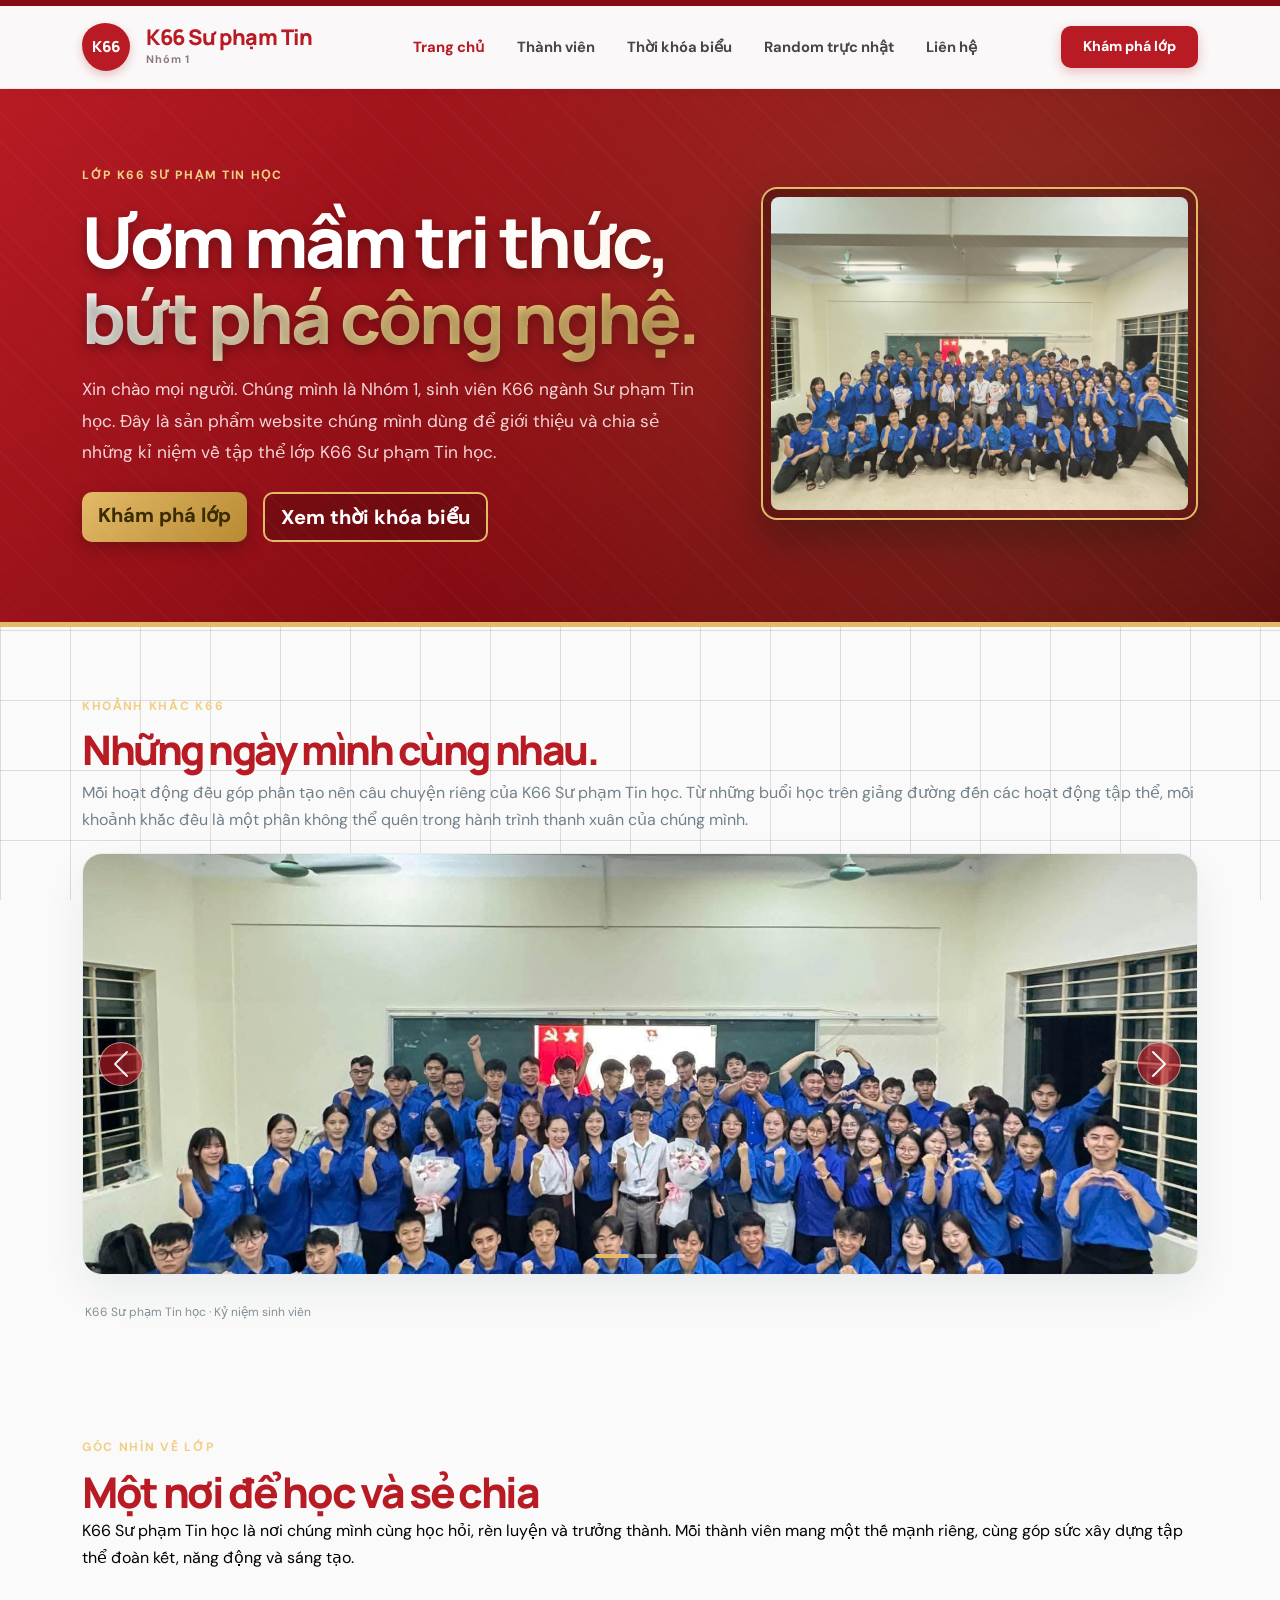
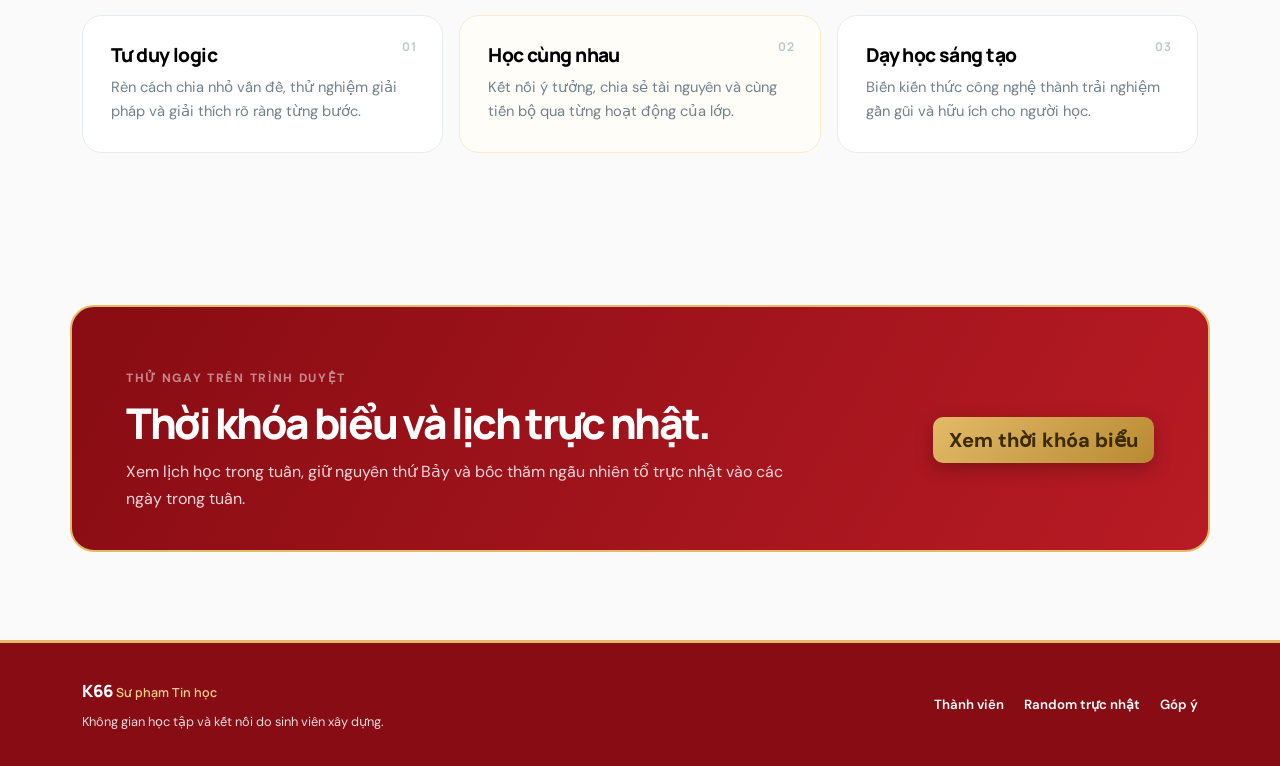
<file: index.html>
<!doctype html>
<html lang="vi">
<head>
  <meta charset="utf-8">
  <meta name="viewport" content="width=device-width, initial-scale=1">
  <meta name="description" content="Không gian giới thiệu lớp K66 Sư phạm Tin học và các công cụ học tập chạy ngay trên trình duyệt.">
  <title>K66 Sư phạm Tin học | Trang chủ</title>
  <link rel="preconnect" href="https://fonts.googleapis.com">
  <link rel="preconnect" href="https://fonts.gstatic.com" crossorigin>
  <link href="https://fonts.googleapis.com/css2?family=DM+Sans:wght@400;500;600;700&family=Manrope:wght@400;500;600;700;800;900&display=swap" rel="stylesheet">
  <link href="https://cdn.jsdelivr.net/npm/bootstrap@5.3.3/dist/css/bootstrap.min.css" rel="stylesheet">
  <link href="assets/style.css" rel="stylesheet">
</head>
<body>
  <!-- THANH MỎNG TRÊN CÙNG -->
  <div class="thanh-vien-tren"></div>

  <!-- THANH MENU ĐIỀU HƯỚNG -->
  <nav class="navbar navbar-expand-lg thanh-menu sticky-top" aria-label="Điều hướng chính">
    <div class="container">
      <!-- LOGO DẠNG KHỐI TRÒN -->
      <a class="navbar-brand d-flex align-items-center gap-3" href="index.html">
        <span class="khoi-logo">K66</span>
        <div class="chu-logo">
          <span class="tieu-de-logo">K66 Sư phạm Tin</span>
          <span class="mo-ta-logo">Nhóm 1</span>
        </div>
      </a>

      <button class="navbar-toggler" type="button" data-bs-toggle="collapse" data-bs-target="#menu-chinh" aria-controls="menu-chinh" aria-expanded="false" aria-label="Mở menu">
        <span class="navbar-toggler-icon"></span>
      </button>

      <div class="collapse navbar-collapse" id="menu-chinh">
        <ul class="navbar-nav mx-auto align-items-lg-center gap-lg-1">
          <li class="nav-item"><a class="nav-link active" aria-current="page" href="index.html">Trang chủ</a></li>
          <li class="nav-item"><a class="nav-link" href="members.html">Thành viên</a></li>
          <li class="nav-item"><a class="nav-link" href="tkb.html">Thời khóa biểu</a></li>
          <li class="nav-item"><a class="nav-link" href="random.html">Random trực nhật</a></li>
          <li class="nav-item"><a class="nav-link" href="contact.html">Liên hệ</a></li>
        </ul>

        <!-- NÚT KHÁM PHÁ LỚP -->
        <a class="btn nut-kham-pha-menu d-none d-lg-inline-flex align-items-center gap-1" href="members.html">
          Khám phá lớp 
        </a>
      </div>
    </div>
  </nav>

  <main>
    <!-- KHU VỰC CHÀO MỪNG (HERO) -->
    <section class="khu-vuc-chao-mung py-5">
      <div class="container">
        <div class="row align-items-center g-5">
          <div class="col-lg-7">  
            <div class="nhan-nho">
           Lớp K66 Sư Phạm Tin học
            </div>
            <h1 class="tieu-de-chao-mung">Ươm mầm tri thức,<br>
              <span class="chu-chuyen-mau">bứt phá công nghệ.</span>
            </h1>
            <p class="doan-van-chao-mung">Xin chào mọi người. Chúng mình là Nhóm 1, sinh viên K66 ngành Sư phạm Tin học. Đây là sản phẩm website chúng mình dùng để giới thiệu và chia sẻ những kỉ niệm về tập thể lớp K66 Sư phạm Tin học.</p>
            <div class="d-flex flex-wrap gap-3 mt-4">
              <a class="btn nut-noi-bat btn-lg" href="members.html">Khám phá lớp </a>
              <a class="btn nut-vien-sang btn-lg" href="tkb.html">Xem thời khóa biểu</a>
            </div>
          </div>
          <div class="col-lg-5">
            <div class="p-2 rounded-4 shadow-lg khung-anh-chao-mung">
              <img src="image/anhlop.jpg" alt="Ảnh tập thể lớp K66" class="w-100 rounded-3 d-block">
            </div>
          </div>
        </div>
      </div>
    </section>

    <!-- BỘ SƯU TẬP ẢNH LỚP -->
    <section class="container khu-vuc-anh-lop">
      <div class="dau-khu-vuc-anh">
        <div>
          <div class="nhan-nho">KHOẢNH KHẮC K66</div>
          <h2>Những ngày mình cùng nhau.</h2>
          <p>Mỗi hoạt động đều góp phần tạo nên câu chuyện riêng của K66 Sư phạm Tin học. Từ những buổi học trên giảng đường đến các hoạt động tập thể, mỗi khoảnh khắc đều là một phần không thể quên trong hành trình thanh xuân của chúng mình.</p>
        </div>
      </div>

      <!-- Slide ảnh -->
      <div id="trinh-chieu-anh-lop" class="carousel slide trinh-chieu-anh-lop" data-bs-ride="carousel">
        <div class="carousel-indicators">
          <button type="button" data-bs-target="#trinh-chieu-anh-lop" data-bs-slide-to="0" class="active" aria-current="true" aria-label="Ảnh 1"></button>
          <button type="button" data-bs-target="#trinh-chieu-anh-lop" data-bs-slide-to="1" aria-label="Ảnh 2"></button>
          <button type="button" data-bs-target="#trinh-chieu-anh-lop" data-bs-slide-to="2" aria-label="Ảnh 3"></button>
        </div>

        <div class="carousel-inner">
          <div class="carousel-item active">
            <img src="image/anhlop.jpg" alt="Hoạt động lớp K66 - 1">
          </div>
          <div class="carousel-item">
            <img src="image/anhquansu.jpg" alt="Hoạt động lớp K66 - 2">
          </div>
          <div class="carousel-item">
            <img src="image/anhdian.jpg" alt="Hoạt động lớp K66 - 3">
          </div>
        </div>

        <button class="carousel-control-prev" type="button" data-bs-target="#trinh-chieu-anh-lop" data-bs-slide="prev" aria-label="Ảnh trước">
          <span class="carousel-control-prev-icon" aria-hidden="true"></span>
          <span class="visually-hidden">Trước</span>
        </button>
        <button class="carousel-control-next" type="button" data-bs-target="#trinh-chieu-anh-lop" data-bs-slide="next" aria-label="Ảnh tiếp theo">
          <span class="carousel-control-next-icon" aria-hidden="true"></span>
          <span class="visually-hidden">Tiếp</span>
        </button>
      </div>

      <div class="chu-thich-anh mt-3">
        <span>K66 Sư phạm Tin học · Kỷ niệm sinh viên</span>
      </div>
    </section>

    <!-- GÓC NHÌN VỀ LỚP -->
    <section class="container khoang-cach-noi-dung">
      <div class="tieu-de-khoi">
        <div>
          <div class="nhan-nho">GÓC NHÌN VỀ LỚP</div>
          <h2>Một nơi để học và sẻ chia</h2>
        <p>K66 Sư phạm Tin học là nơi chúng mình cùng học hỏi, rèn luyện và trưởng thành. Mỗi thành viên mang một thế mạnh riêng, cùng góp sức xây dựng tập thể đoàn kết, năng động và sáng tạo.</p>
      </div>
      </div>
      <div class="row g-3">
        <div class="col-md-4">
          <article class="the-dac-diem">
            <div class="so-thu-tu-dac-diem">01</div>
            <h3>Tư duy logic</h3>
            <p>Rèn cách chia nhỏ vấn đề, thử nghiệm giải pháp và giải thích rõ ràng từng bước.</p>
          </article>
        </div>
        <div class="col-md-4">
          <article class="the-dac-diem the-dac-diem-noi-bat">
            <div class="so-thu-tu-dac-diem">02</div>
            <h3>Học cùng nhau</h3>
            <p>Kết nối ý tưởng, chia sẻ tài nguyên và cùng tiến bộ qua từng hoạt động của lớp.</p>
          </article>
        </div>
        <div class="col-md-4">
          <article class="the-dac-diem">
            <div class="so-thu-tu-dac-diem">03</div>
            <h3>Dạy học sáng tạo</h3>
            <p>Biến kiến thức công nghệ thành trải nghiệm gần gũi và hữu ích cho người học.</p>
          </article>
        </div>
      </div>
    </section>

    <!-- CALL TO ACTION BANNER -->
    <section class="container khoang-cach-noi-dung">
      <div class="khung-keo-goi row align-items-center g-4">
        <div class="col-lg-8">
          <div class="nhan-nho text-white-50">THỬ NGAY TRÊN TRÌNH DUYỆT</div>
          <h2>Thời khóa biểu và lịch trực nhật.</h2>
          <p>Xem lịch học trong tuần, giữ nguyên thứ Bảy và bốc thăm ngẫu nhiên tổ trực nhật vào các ngày trong tuần.</p>
        </div>
        <div class="col-lg-4 text-lg-end">
          <a class="btn nut-noi-bat btn-lg" href="tkb.html">Xem thời khóa biểu </a>
        </div>
      </div>
    </section>
  </main>

  <!-- CHÂN TRANG -->
  <footer class="chan-trang">
    <div class="container d-flex flex-column flex-md-row justify-content-between gap-3">
      <div>
        <a class="nhan-hieu-chan-trang" href="index.html">K66 <span>Sư phạm Tin học</span></a>
        <p>Không gian học tập và kết nối do sinh viên xây dựng.</p>
      </div>
      <div class="lien-ket-chan-trang">
        <a href="members.html">Thành viên</a>
        <a href="random.html">Random trực nhật</a>
        <a href="contact.html">Góp ý</a>
  </footer>

  <script src="https://code.jquery.com/jquery-3.7.1.min.js"></script>
  <script src="https://cdn.jsdelivr.net/npm/bootstrap@5.3.3/dist/js/bootstrap.bundle.min.js"></script>
  <script src="assets/tenthanhvien.js"></script>
  <script src="assets/script.js"></script>
</body>
</html>
</file>
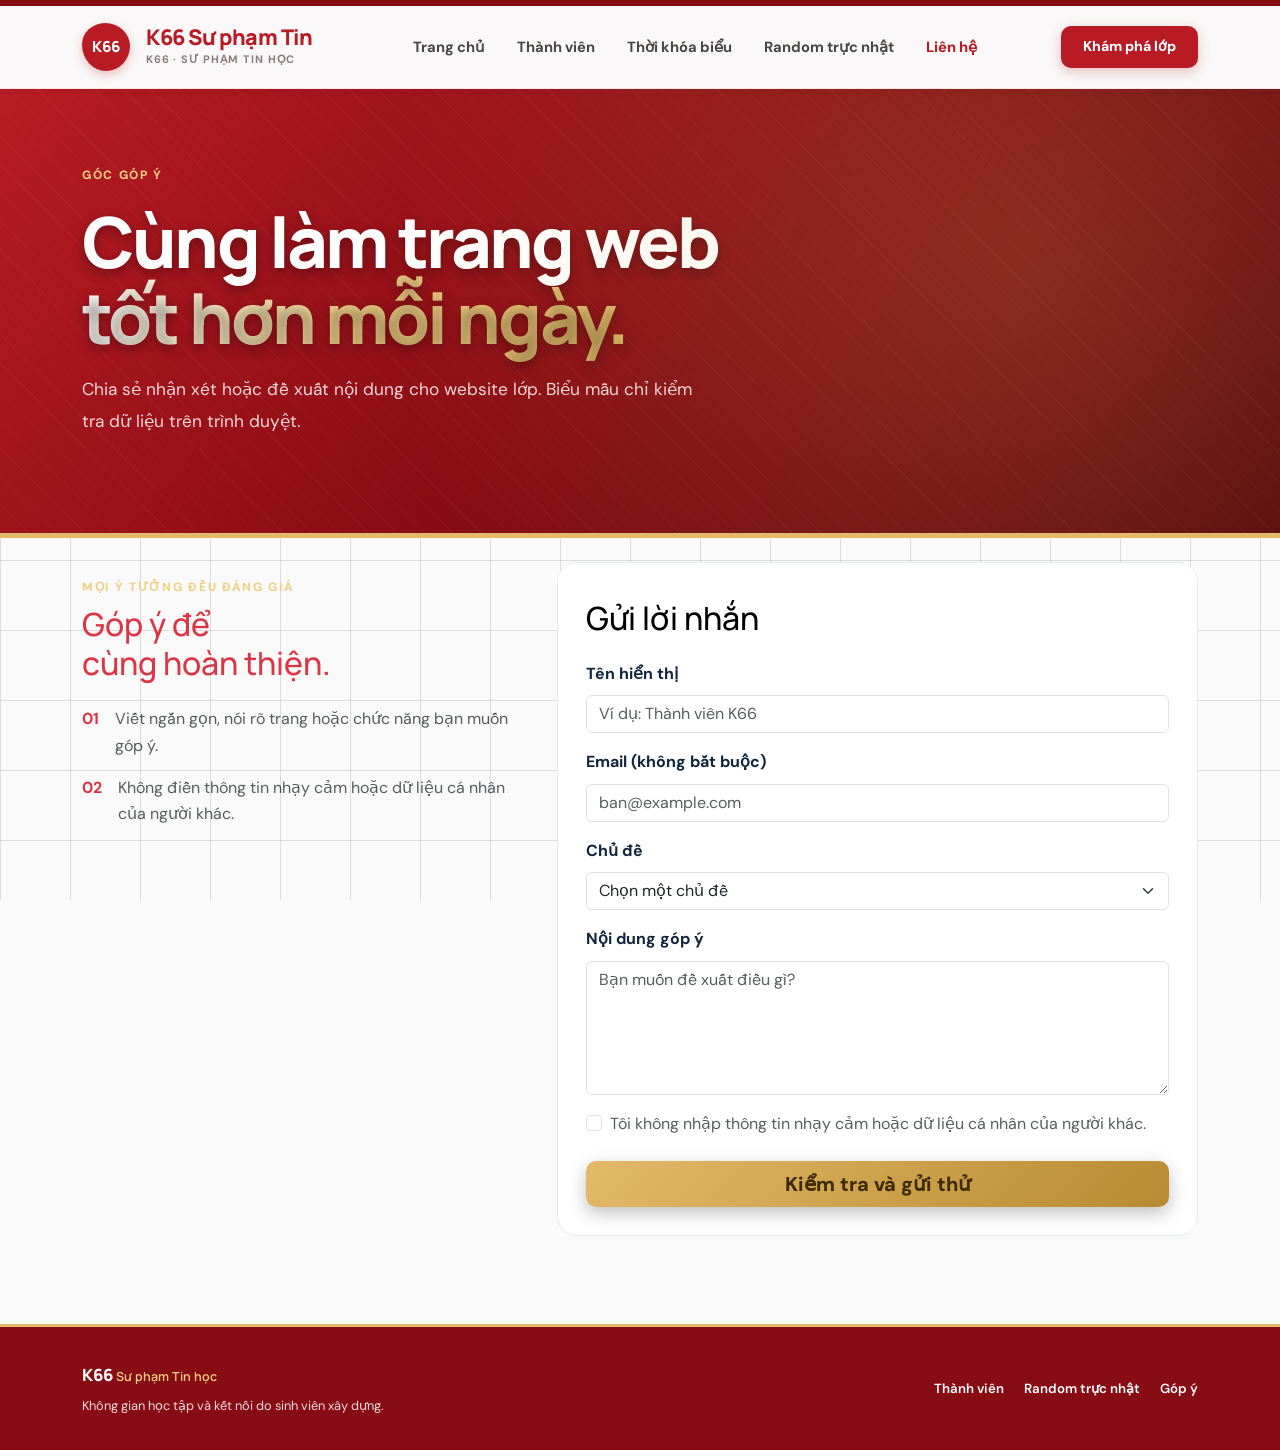
<file: contact.html>
<!doctype html>
<html lang="vi">
<head>
    <meta charset="utf-8">
    <meta name="viewport" content="width=device-width, initial-scale=1">
    <meta name="description" content="Biểu mẫu góp ý minh họa cho website lớp K66 Sư phạm Tin học.">
    <title>Liên hệ | K66 Sư phạm Tin học</title>
    <link rel="preconnect" href="https://fonts.googleapis.com">
    <link rel="preconnect" href="https://fonts.gstatic.com" crossorigin>
    <link href="https://fonts.googleapis.com/css2?family=DM+Sans:wght@400;500;600;700&family=Manrope:wght@400;500;600;700;800;900&display=swap" rel="stylesheet">
    <link href="https://cdn.jsdelivr.net/npm/bootstrap@5.3.3/dist/css/bootstrap.min.css" rel="stylesheet">
    <link href="assets/style.css" rel="stylesheet">
</head>
<body>
    <!-- THANH MỎNG TRÊN CÙNG -->
    <div class="thanh-vien-tren"></div>

    <!-- THANH MENU ĐIỀU HƯỚNG -->
    <nav class="navbar navbar-expand-lg thanh-menu sticky-top" aria-label="Điều hướng chính">
        <div class="container">
            <a class="navbar-brand d-flex align-items-center gap-3" href="index.html">
                <span class="khoi-logo">K66</span>
                <div class="chu-logo">
                    <span class="tieu-de-logo">K66 Sư phạm Tin</span>
                    <span class="mo-ta-logo">K66 · SƯ PHẠM TIN HỌC</span>
                </div>
            </a>

            <button class="navbar-toggler" type="button" data-bs-toggle="collapse" data-bs-target="#menu-chinh" aria-controls="menu-chinh" aria-expanded="false" aria-label="Mở menu">
                <span class="navbar-toggler-icon"></span>
            </button>

            <div class="collapse navbar-collapse" id="menu-chinh">
                <ul class="navbar-nav mx-auto align-items-lg-center gap-lg-1">
                    <li class="nav-item"><a class="nav-link" href="index.html">Trang chủ</a></li>
                    <li class="nav-item"><a class="nav-link" href="members.html">Thành viên</a></li>
                    <li class="nav-item"><a class="nav-link" href="tkb.html">Thời khóa biểu</a></li>
                    <li class="nav-item"><a class="nav-link" href="random.html">Random trực nhật</a></li>
                    <li class="nav-item"><a class="nav-link active" aria-current="page" href="contact.html">Liên hệ</a></li>
                </ul>

                <a class="btn nut-kham-pha-menu d-none d-lg-inline-flex align-items-center gap-1" href="members.html">
                    Khám phá lớp 
                </a>
            </div>
        </div>
    </nav>

    <main>
        <section class="khu-vuc-chao-mung py-5">
            <div class="container">
                <div class="nhan-nho"> GÓC GÓP Ý</div>
                <h1 class="tieu-de-chao-mung">Cùng làm trang web<br><span class="chu-chuyen-mau">tốt hơn mỗi ngày.</span></h1>
                <p class="doan-van-chao-mung">Chia sẻ nhận xét hoặc đề xuất nội dung cho website lớp. Biểu mẫu chỉ kiểm tra dữ liệu trên trình duyệt.</p>
            </div>
        </section>

        <section class="container khoang-cach-noi-dung pt-4">
            <div class="row justify-content-center g-4">
                <div class="col-lg-5">
                    <div class="py-3">
                        <div class="nhan-nho">MỌI Ý TƯỞNG ĐỀU ĐÁNG GIÁ</div>
                        <h2 class="mt-2 text-danger font-weight-bold">Góp ý để<br>cùng hoàn thiện.</h2>
                        <div class="d-flex gap-3 mt-4">
                            <span class="text-danger fw-bold">01</span>
                            <p class="m-0 text-muted">Viết ngắn gọn, nói rõ trang hoặc chức năng bạn muốn góp ý.</p>
                        </div>
                        <div class="d-flex gap-3 mt-3">
                            <span class="text-danger fw-bold">02</span>
                            <p class="m-0 text-muted">Không điền thông tin nhạy cảm hoặc dữ liệu cá nhân của người khác.</p>
                        </div>
                    </div>
                </div>
                <div class="col-lg-7">
                    <article class="the-dac-diem">
                        <h2 class="mt-2 mb-4">Gửi lời nhắn</h2>
                        <form id="contact-form" novalidate>
                            <div class="mb-3">
                                <label for="contact-name" class="form-label fw-bold">Tên hiển thị</label>
                                <input type="text" class="form-control" id="contact-name" maxlength="60" required placeholder="Ví dụ: Thành viên K66">
                                <div class="invalid-feedback">Vui lòng nhập tên hiển thị (2–60 ký tự).</div>
                            </div>
                            <div class="mb-3">
                                <label for="contact-email" class="form-label fw-bold">Email (không bắt buộc)</label>
                                <input type="email" class="form-control" id="contact-email" maxlength="120" placeholder="ban@example.com">
                                <div class="invalid-feedback">Email chưa đúng định dạng.</div>
                            </div>
                            <div class="mb-3">
                                <label for="contact-topic" class="form-label fw-bold">Chủ đề</label>
                                <select id="contact-topic" class="form-select" required>
                                    <option value="">Chọn một chủ đề</option>
                                    <option>Nội dung website</option>
                                    <option>Danh sách thành viên</option>
                                    <option>Công cụ tương tác</option>
                                    <option>Khác</option>
                                </select>
                                <div class="invalid-feedback">Hãy chọn chủ đề góp ý.</div>
                            </div>
                            <div class="mb-3">
                                <label for="contact-message" class="form-label fw-bold">Nội dung góp ý</label>
                                <textarea id="contact-message" class="form-control" rows="5" minlength="10" maxlength="800" required placeholder="Bạn muốn đề xuất điều gì?"></textarea>
                                <div class="invalid-feedback">Vui lòng nhập từ 10 đến 800 ký tự.</div>
                            </div>
                            <div class="form-check mb-4">
                                <input class="form-check-input" type="checkbox" value="yes" id="privacy-check" required>
                                <label class="form-check-label text-muted" for="privacy-check">Tôi không nhập thông tin nhạy cảm hoặc dữ liệu cá nhân của người khác.</label>
                                <div class="invalid-feedback">Vui lòng xác nhận trước khi gửi.</div>
                            </div>
                            <button class="btn nut-noi-bat btn-lg w-100" type="submit">Kiểm tra và gửi thử 
                            </button>
                            <div id="contact-message-status" class="alert d-none mt-3" role="status" aria-live="polite"></div>
                        </form>
                    </article>
                </div>
            </div>
        </section>
    </main>

    <!-- CHÂN TRANG -->
    <footer class="chan-trang">
        <div class="container d-flex flex-column flex-md-row justify-content-between gap-3">
            <div>
                <a class="nhan-hieu-chan-trang" href="index.html">K66 <span>Sư phạm Tin học</span></a>
                <p>Không gian học tập và kết nối do sinh viên xây dựng.</p>
            </div>
            <div class="lien-ket-chan-trang">
                <a href="members.html">Thành viên</a>
                <a href="random.html">Random trực nhật</a>
                <a href="contact.html">Góp ý</a>
    </footer>

    <script src="https://code.jquery.com/jquery-3.7.1.min.js"></script>
    <script src="https://cdn.jsdelivr.net/npm/bootstrap@5.3.3/dist/js/bootstrap.bundle.min.js"></script>
    <script src="assets/tenthanhvien.js"></script>
    <script src="assets/script.js"></script>
</body>
</html>
</file>
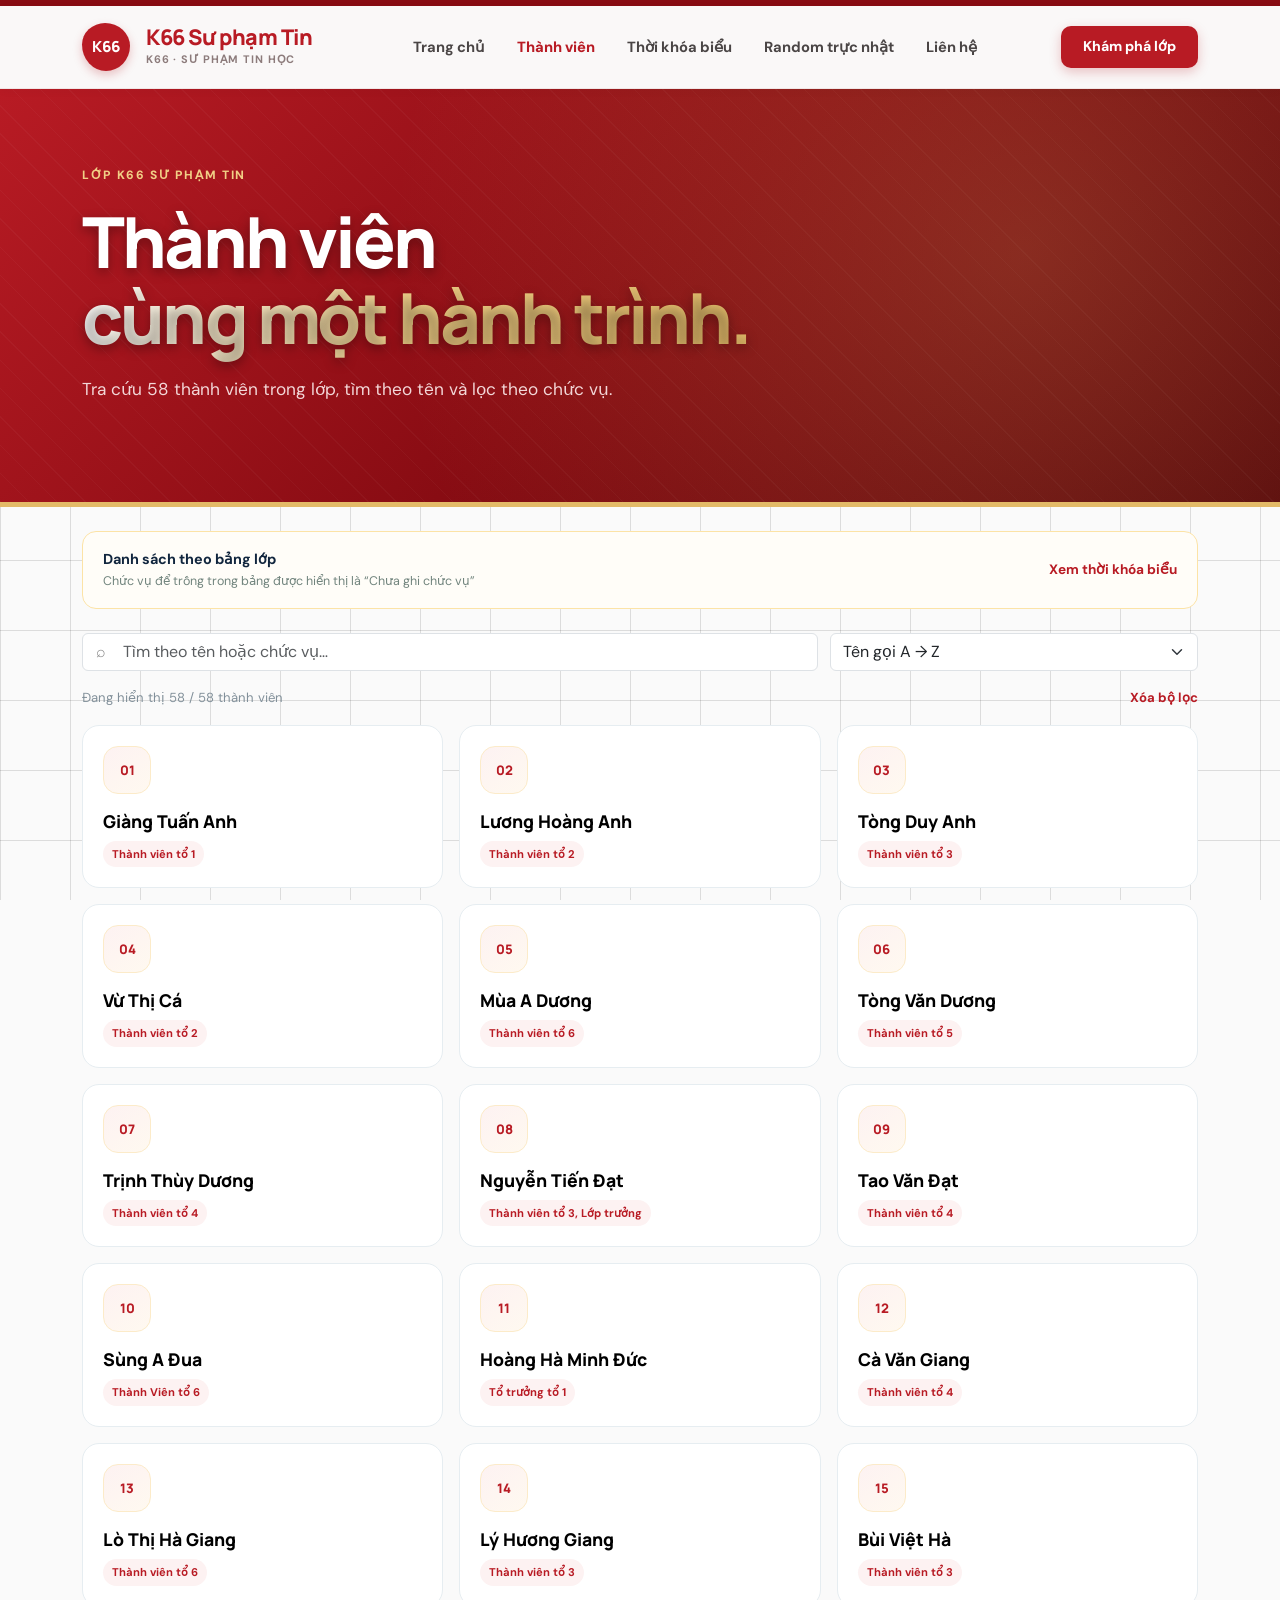
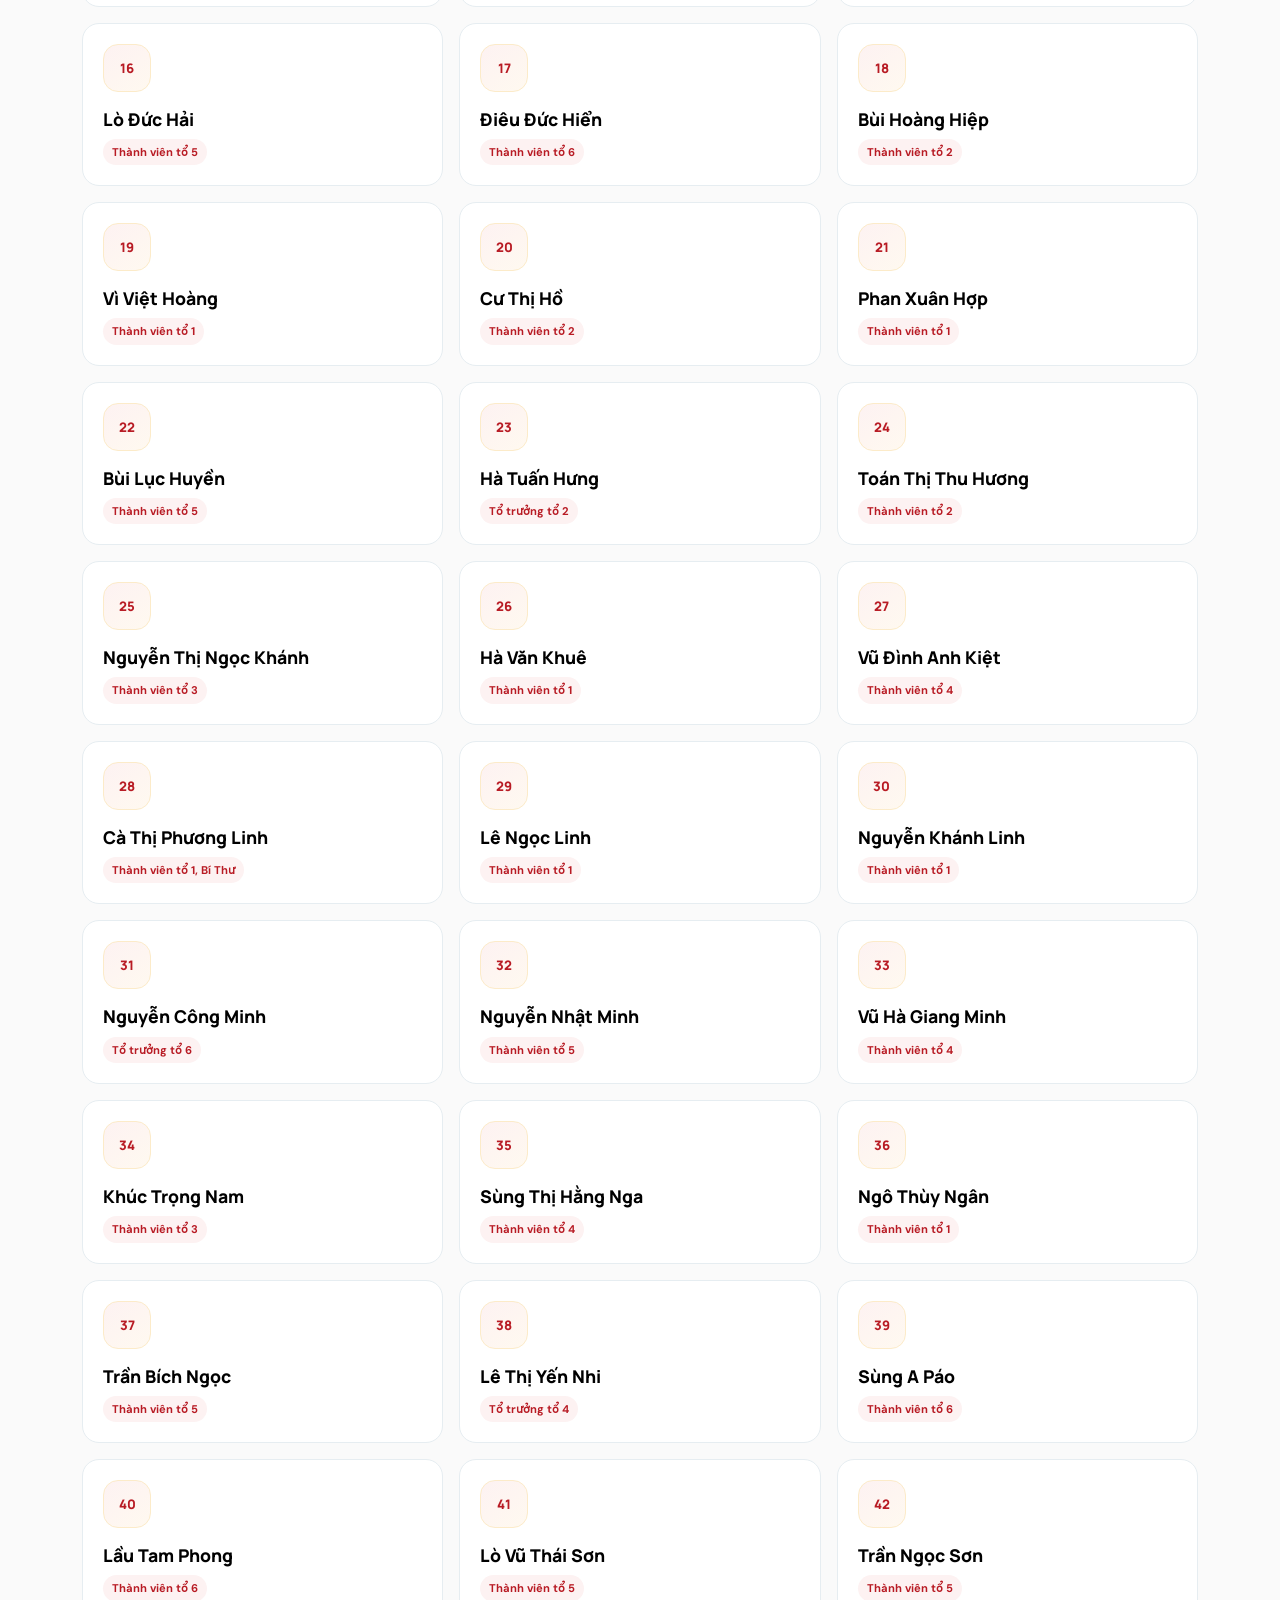
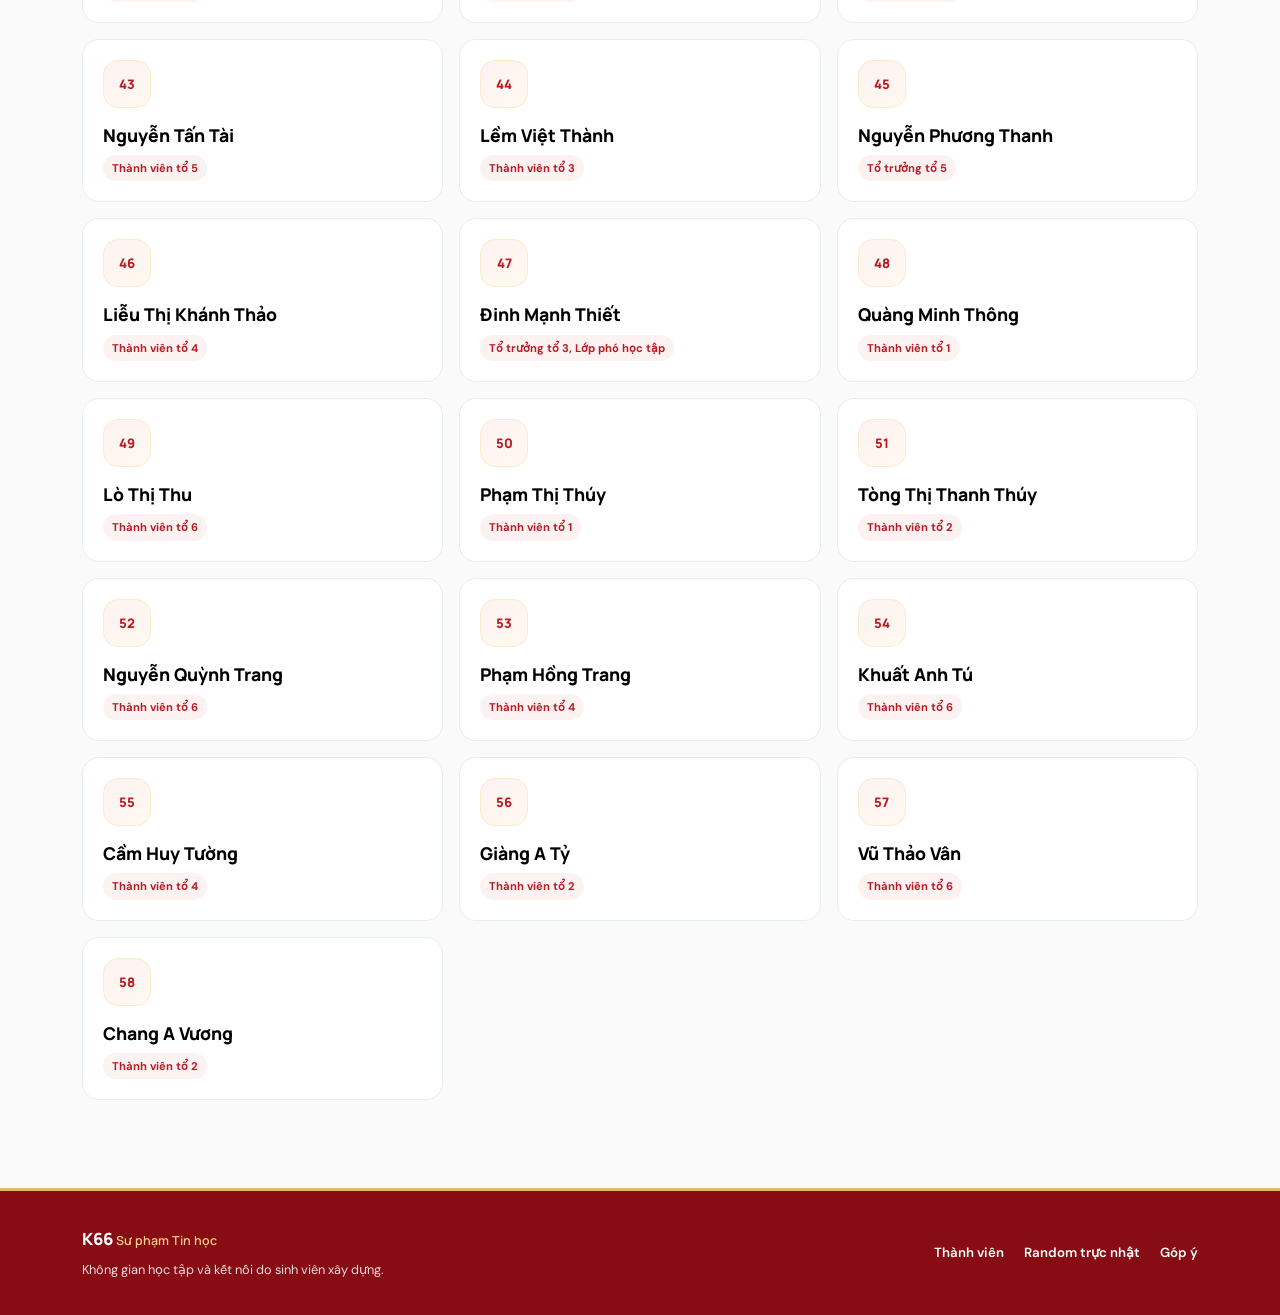
<file: members.html>
<!doctype html>
<html lang="vi">
<head>
  <meta charset="utf-8">
  <meta name="viewport" content="width=device-width, initial-scale=1">
  <meta name="description" content="Danh sách 58 thành viên lớp K66 Sư phạm Tin học theo bảng lớp người dùng cung cấp.">
  <title>Thành viên | K66 Sư phạm Tin học</title>
  <link rel="preconnect" href="https://fonts.googleapis.com">
  <link rel="preconnect" href="https://fonts.gstatic.com" crossorigin>
  <link href="https://fonts.googleapis.com/css2?family=DM+Sans:wght@400;500;600;700&family=Manrope:wght@400;500;600;700;800;900&display=swap" rel="stylesheet">
  <link href="https://cdn.jsdelivr.net/npm/bootstrap@5.3.3/dist/css/bootstrap.min.css" rel="stylesheet">
  <link href="assets/style.css" rel="stylesheet">
</head>
<body>

  <div class="thanh-vien-tren"></div>
  <nav class="navbar navbar-expand-lg thanh-menu sticky-top" aria-label="Điều hướng chính">
    <div class="container">
      <a class="navbar-brand d-flex align-items-center gap-3" href="index.html">
        <span class="khoi-logo">K66</span>
        <div class="chu-logo">
          <span class="tieu-de-logo">K66 Sư phạm Tin</span>
          <span class="mo-ta-logo">K66 · SƯ PHẠM TIN HỌC</span>
        </div>
      </a>

      <button class="navbar-toggler" type="button" data-bs-toggle="collapse" data-bs-target="#menu-chinh" aria-controls="menu-chinh" aria-expanded="false" aria-label="Mở menu">
        <span class="navbar-toggler-icon"></span>
      </button>

      <div class="collapse navbar-collapse" id="menu-chinh">
        <ul class="navbar-nav mx-auto align-items-lg-center gap-lg-1">
          <li class="nav-item"><a class="nav-link" href="index.html">Trang chủ</a></li>
          <li class="nav-item"><a class="nav-link active" aria-current="page" href="members.html">Thành viên</a></li>
          <li class="nav-item"><a class="nav-link" href="tkb.html">Thời khóa biểu</a></li>
          <li class="nav-item"><a class="nav-link" href="random.html">Random trực nhật</a></li>
          <li class="nav-item"><a class="nav-link" href="contact.html">Liên hệ</a></li>
        </ul>

        <a class="btn nut-kham-pha-menu d-none d-lg-inline-flex align-items-center gap-1" href="members.html">
          Khám phá lớp 
        </a>
      </div>
    </div>
  </nav>

  <main>
    <section class="khu-vuc-chao-mung py-5">
      <div class="container position-relative">
        <div class="nhan-nho">
          LỚP K66 SƯ PHẠM TIN
        </div>
        <h1 class="tieu-de-chao-mung">Thành viên<br>
          <span class="chu-chuyen-mau">cùng một hành trình.</span>
        </h1>
        <p class="doan-van-chao-mung">Tra cứu 58 thành viên trong lớp, tìm theo tên và lọc theo chức vụ.</p>
      </div>
    </section>

    <section class="container khoang-cach-noi-dung pt-4">

      <div class="khung-thong-bao-nho">
        <div>
          <b>Danh sách theo bảng lớp</b>
          <small>Chức vụ để trống trong bảng được hiển thị là “Chưa ghi chức vụ”</small>
        </div>
        <a href="tkb.html" class="ms-auto nut-lien-ket-nhanh">Xem thời khóa biểu </a>
      </div>

      <div class="thanh-cong-cu-loc mt-4">
        <div class="khu-vuc-tim-kiem">
          <span class="bieu-tuong-tim-kiem" aria-hidden="true">⌕</span>
          <input id="member-search" type="search" class="form-control" placeholder="Tìm theo tên hoặc chức vụ…" autocomplete="off">
          <button id="btn-clear-input" type="button" class="nut-xoa-tim-kiem d-none" aria-label="Xóa từ khóa tìm kiếm">&times;</button>
        </div>
        <select id="role-filter" class="form-select d-none">
          <option value="all">Tất cả chức vụ</option>
        </select>
        <select id="sort-order" class="form-select">
          <option value="asc">Tên gọi A → Z</option>
          <option value="desc">Tên gọi Z → A</option>
        </select>
      </div>

      <div class="dong-ket-qua my-3">
        <span id="member-count" aria-live="polite">Đang tải danh sách…</span>
        <button id="clear-search" class="nut-chu-khong-vien" type="button">Xóa bộ lọc</button>
      </div>

      <div id="member-grid" class="row g-3" aria-live="polite"></div>

      <div id="empty-state" class="empty-state d-none text-center py-5">
        <span style="font-size: 2rem; color: #b81b24;">⌕</span>
        <h3>Chưa tìm thấy kết quả</h3>
        <p>Thử từ khóa khác hoặc xóa bộ lọc.</p>
      </div>
    </section>
  </main>

  <footer class="chan-trang">
    <div class="container d-flex flex-column flex-md-row justify-content-between gap-3">
      <div>
        <a class="nhan-hieu-chan-trang" href="index.html">K66 <span>Sư phạm Tin học</span></a>
        <p>Không gian học tập và kết nối do sinh viên xây dựng.</p>
      </div>
      <div class="lien-ket-chan-trang">
        <a href="members.html">Thành viên</a>
        <a href="random.html">Random trực nhật</a>
        <a href="contact.html">Góp ý</a>
  </footer>

  <script src="https://code.jquery.com/jquery-3.7.1.min.js"></script>
  <script src="https://cdn.jsdelivr.net/npm/bootstrap@5.3.3/dist/js/bootstrap.bundle.min.js"></script>
  <script src="assets/tenthanhvien.js"></script>
  <script src="assets/script.js"></script>
</body>
</html>
</file>
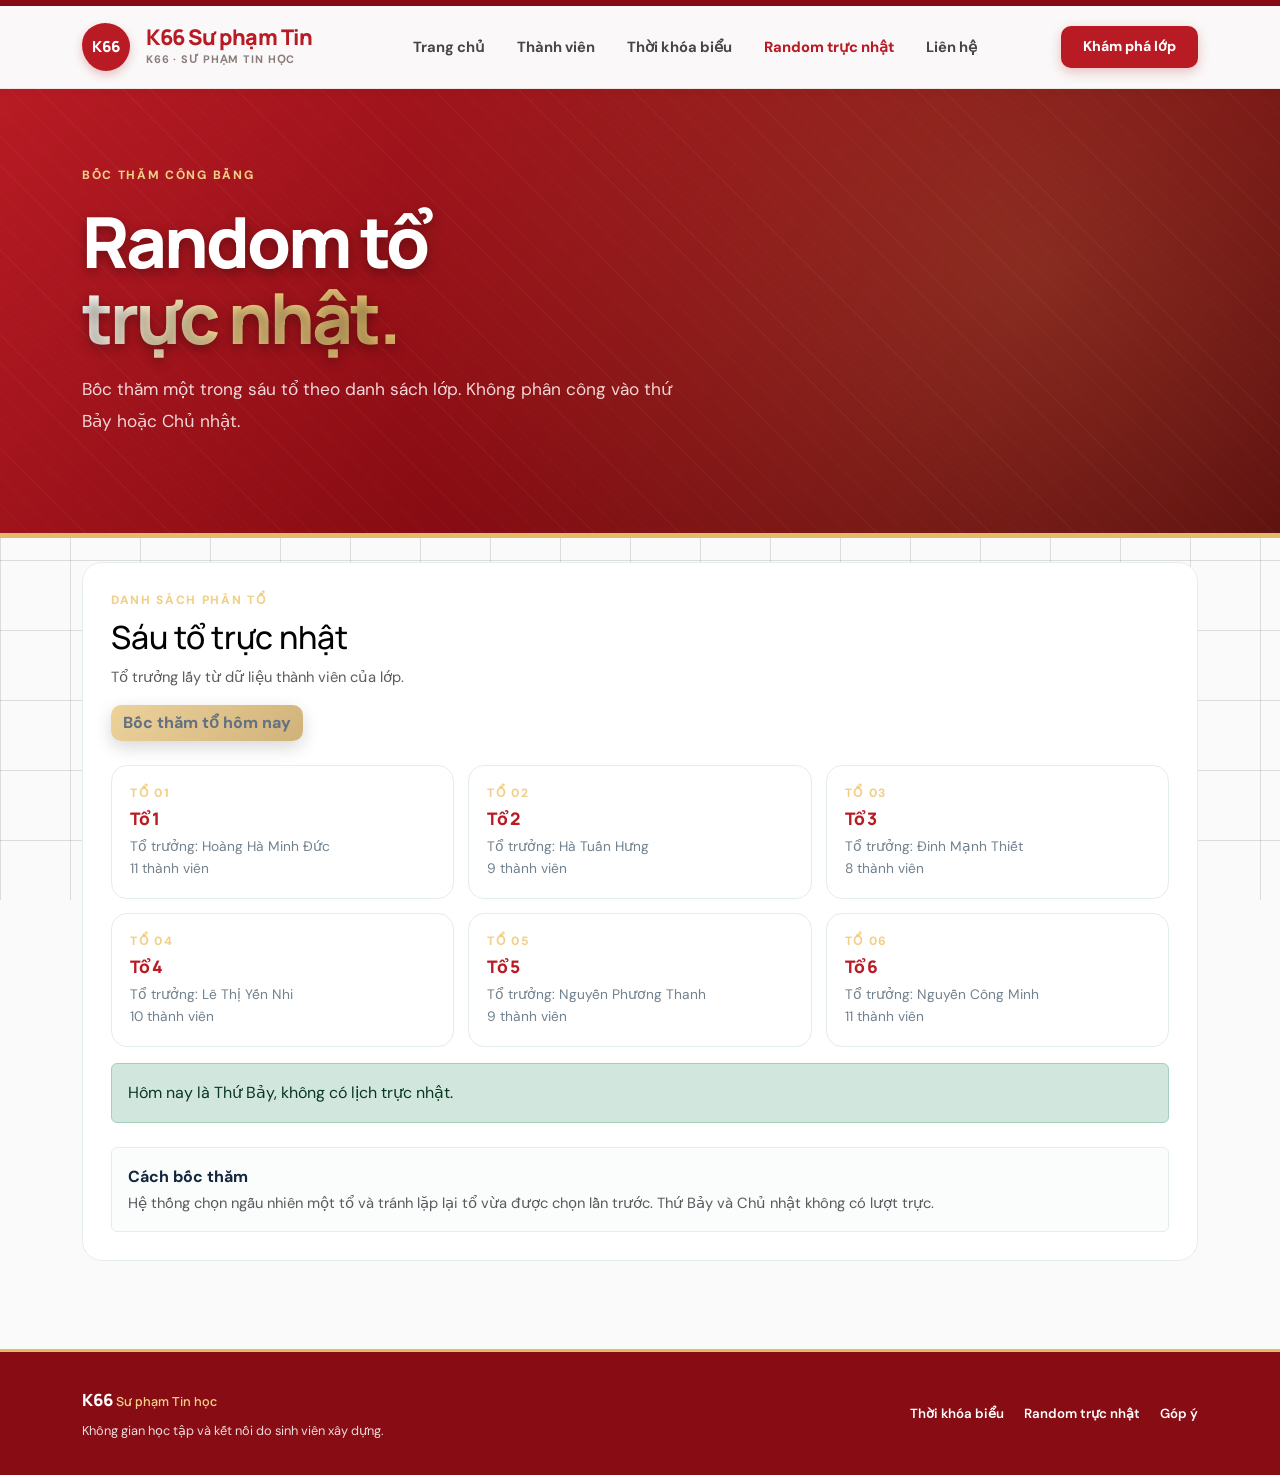
<file: random.html>
<!doctype html>
<html lang="vi">
<head>
    <meta charset="utf-8">
    <meta name="viewport" content="width=device-width, initial-scale=1">
    <meta name="description" content="Bốc thăm ngẫu nhiên tổ trực nhật lớp K66 Sư phạm Tin học.">
    <title>Random tổ trực nhật | K66 Sư phạm Tin học</title>
    <link rel="preconnect" href="https://fonts.googleapis.com">
    <link rel="preconnect" href="https://fonts.gstatic.com" crossorigin>
    <link href="https://fonts.googleapis.com/css2?family=DM+Sans:wght@400;500;600;700&family=Manrope:wght@400;500;600;700;800;900&display=swap" rel="stylesheet">
    <link href="https://cdn.jsdelivr.net/npm/bootstrap@5.3.3/dist/css/bootstrap.min.css" rel="stylesheet">
    <link href="assets/style.css" rel="stylesheet">
</head>
<body>
    <!-- THANH MỎNG TRÊN CÙNG -->
    <div class="thanh-vien-tren"></div>

    <!-- THANH MENU ĐIỀU HƯỚNG -->
    <nav class="navbar navbar-expand-lg thanh-menu sticky-top" aria-label="Điều hướng chính">
        <div class="container">
            <a class="navbar-brand d-flex align-items-center gap-3" href="index.html">
                <span class="khoi-logo">K66</span>
                <div class="chu-logo">
                    <span class="tieu-de-logo">K66 Sư phạm Tin</span>
                    <span class="mo-ta-logo">K66 · SƯ PHẠM TIN HỌC</span>
                </div>
            </a>

            <button class="navbar-toggler" type="button" data-bs-toggle="collapse" data-bs-target="#menu-chinh" aria-controls="menu-chinh" aria-expanded="false" aria-label="Mở menu">
                <span class="navbar-toggler-icon"></span>
            </button>

            <div class="collapse navbar-collapse" id="menu-chinh">
                <ul class="navbar-nav mx-auto align-items-lg-center gap-lg-1">
                    <li class="nav-item"><a class="nav-link" href="index.html">Trang chủ</a></li>
                    <li class="nav-item"><a class="nav-link" href="members.html">Thành viên</a></li>
                    <li class="nav-item"><a class="nav-link" href="tkb.html">Thời khóa biểu</a></li>
                    <li class="nav-item"><a class="nav-link active" aria-current="page" href="random.html">Random trực nhật</a></li>
                    <li class="nav-item"><a class="nav-link" href="contact.html">Liên hệ</a></li>
                </ul>

                <a class="btn nut-kham-pha-menu d-none d-lg-inline-flex align-items-center gap-1" href="members.html">
                    Khám phá lớp 
                </a>
            </div>
        </div>
    </nav>

    <main>
        <section class="khu-vuc-chao-mung py-5">
            <div class="container">
                <div class="nhan-nho"> BỐC THĂM CÔNG BẰNG</div>
                <h1 class="tieu-de-chao-mung">Random tổ<br><span class="chu-chuyen-mau">trực nhật.</span></h1>
                <p class="doan-van-chao-mung">Bốc thăm một trong sáu tổ theo danh sách lớp. Không phân công vào thứ Bảy hoặc Chủ nhật.</p>
            </div>
        </section>

        <section class="container khoang-cach-noi-dung pt-4">
            <article class="the-dac-diem">
                <div class="d-flex justify-content-between align-items-start mb-3">
                    <div>
                        <span class="nhan-nho">DANH SÁCH PHÂN TỔ</span>
                        <h2 class="mt-2">Sáu tổ trực nhật</h2>
                        <p class="text-muted">Tổ trưởng lấy từ dữ liệu thành viên của lớp.</p>
                    </div>
                </div>
                <div class="d-flex flex-wrap gap-2 mb-4">
                    <button id="draw-group" class="btn nut-noi-bat" type="button"> Bốc thăm tổ hôm nay</button>
                </div>
                <div id="group-list" class="luoi-danh-sach-to"></div>
                <div id="duty-result" class="ket-qua-truc-nhat" role="status" aria-live="polite"></div>
                <div id="duty-status" class="alert alert-success mt-3" role="status" aria-live="polite"></div>
                <div class="mt-4 p-3 rounded" style="background: #fbfcfc; border: 1px solid #e4ecee;">
                    <b>Cách bốc thăm</b>
                    <p class="m-0 text-muted">Hệ thống chọn ngẫu nhiên một tổ và tránh lặp lại tổ vừa được chọn lần trước. Thứ Bảy và Chủ nhật không có lượt trực.</p>
                </div>
            </article>
        </section>
    </main>

    <!-- CHÂN TRANG -->
    <footer class="chan-trang">
        <div class="container d-flex flex-column flex-md-row justify-content-between gap-3">
            <div>
                <a class="nhan-hieu-chan-trang" href="index.html">K66 <span>Sư phạm Tin học</span></a>
                <p>Không gian học tập và kết nối do sinh viên xây dựng.</p>
            </div>
            <div class="lien-ket-chan-trang">
                <a href="tkb.html">Thời khóa biểu</a>
                <a href="random.html">Random trực nhật</a>
                <a href="contact.html">Góp ý</a>
    </footer>

    <script src="https://cdn.jsdelivr.net/npm/bootstrap@5.3.3/dist/js/bootstrap.bundle.min.js"></script>
    <script src="assets/tenthanhvien.js"></script>
    <script src="assets/script.js"></script>
    <script>
    (() => {
        const roster = window.CLASS_ROSTER || [];

        const sizes = roster.reduce((acc, person) => {
            const match = person.group || (person.role && person.role.match(/tổ\s*(\d+)/i)?.[1]);
            if (match) {
                acc[match] = (acc[match] || 0) + 1;
            }
            return acc;
        }, {});

        const leaders = roster.map(person => {
            const m = person.role && person.role.match(/(?:Tổ\s*trưởng\s*tổ|TổTrưởngTổ)\s*(\d+)/i);
            return m ? { id: Number(m[1]), name: person.name } : null;
        }).filter(Boolean).sort((a, b) => a.id - b.id);

        const list = document.querySelector('#group-list'),
              btn = document.querySelector('#draw-group'),
              result = document.querySelector('#duty-result'),
              status = document.querySelector('#duty-status'),
              lastKey = 'k66_duty_last_group';

        if (list) {
            list.innerHTML = leaders.map(g => {
                const count = sizes[g.id] || 0;
                return '<article class="the-to-truc-nhat">' +
                       '<span class="nhan-nho">TỔ ' + String(g.id).padStart(2, '0') + '</span>' +
                       '<h3>Tổ ' + g.id + '</h3>' +
                       '<p>Tổ trưởng: ' + g.name + '<br>' + count + ' thành viên</p>' +
                       '</article>';
            }).join('');
        }

        function dayName(d) {
            return ['Chủ nhật', 'Thứ Hai', 'Thứ Ba', 'Thứ Tư', 'Thứ Năm', 'Thứ Sáu', 'Thứ Bảy'][d.getDay()];
        }

        function refresh() {
            const d = new Date(),
                  weekend = d.getDay() === 0 || d.getDay() === 6;
            if (btn) btn.disabled = weekend;
            if (status) {
                status.textContent = weekend 
                    ? 'Hôm nay là ' + dayName(d) + ', không có lịch trực nhật.' 
                    : 'Hôm nay: ' + dayName(d) + ' · ngày trực nhật trong tuần.';
            }
        }

        if (btn) {
            btn.addEventListener('click', () => {
                const d = new Date();
                if (d.getDay() === 0 || d.getDay() === 6) {
                    refresh();
                    return;
                }
                let last = '';
                try {
                    last = localStorage.getItem(lastKey) || '';
                } catch (e) {}

                const choices = leaders.filter(g => String(g.id) !== last);
                const available = choices.length > 0 ? choices : leaders;
                const g = available[Math.floor(Math.random() * available.length)];

                if (result && g) {
                    result.innerHTML = '<small>' + dayName(d).toUpperCase() + '</small>' +
                                       '<h2>Tổ ' + g.id + ' trực nhật</h2>' +
                                       '<p>Tổ trưởng: ' + g.name + '</p>';
                    result.classList.add('show');
                }

                try {
                    if (g) localStorage.setItem(lastKey, String(g.id));
                } catch (e) {}
            });
        }

        const yearEl = document.querySelector('[data-year]');
        if (yearEl) yearEl.textContent = new Date().getFullYear();

        refresh();
    })();
    </script>
</body>
</html>
</file>
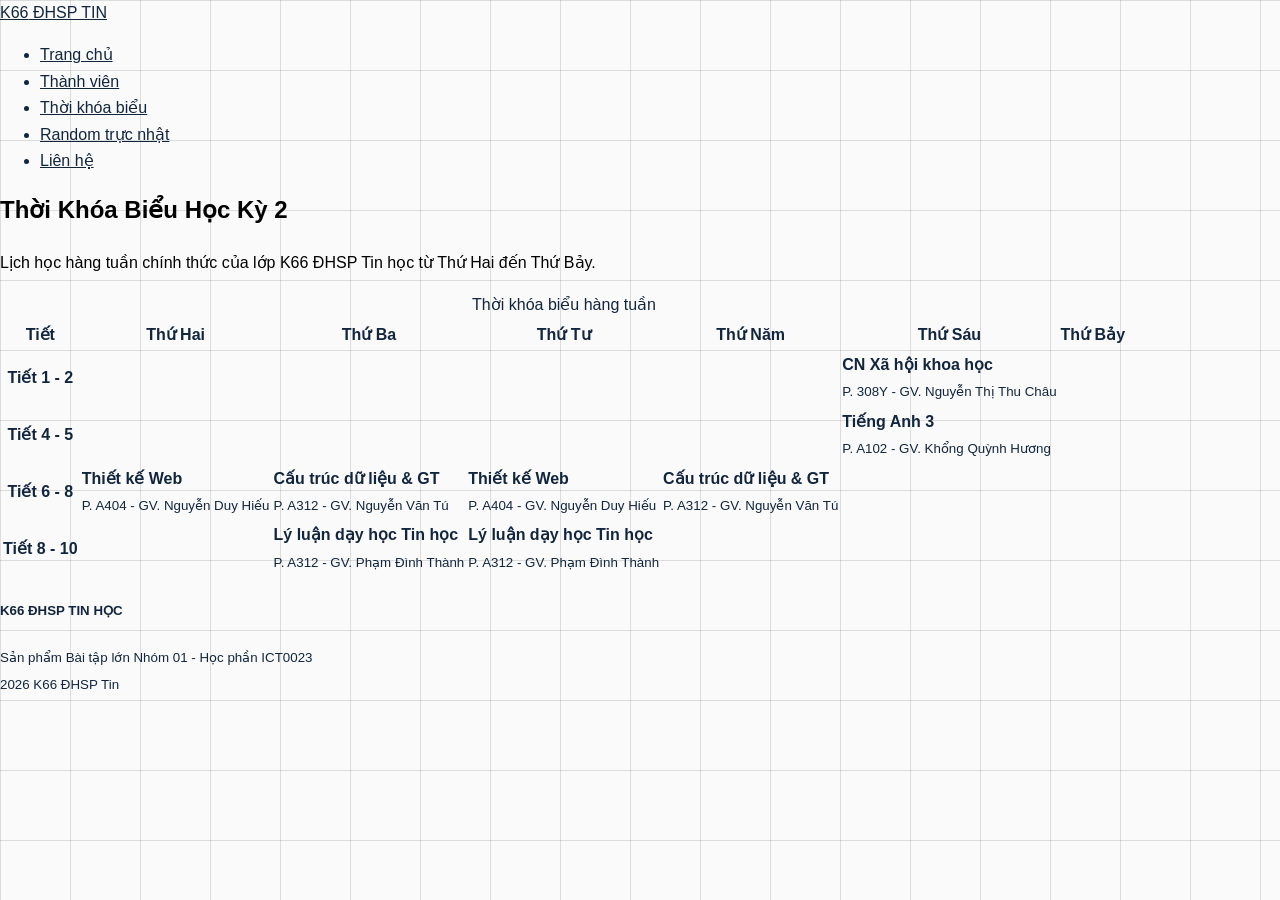
<file: schedule.html>
<!doctype html>
<html lang="vi">
<head>
  <meta charset="utf-8">
  <meta name="viewport" content="width=device-width, initial-scale=1">
  <meta name="description" content="Thời khóa biểu lớp K66 Sư phạm Tin học">
  <title>Thời khóa biểu | K66 ĐHSP Tin</title>
  <link rel="stylesheet" href="assets/style.css">
</head>
<body>
  <header>
    <nav aria-label="Điều hướng chính">
      <a href="index.html"><span>K66</span> ĐHSP TIN</a>
      <ul>
        <li><a href="index.html">Trang chủ</a></li>
        <li><a href="members.html">Thành viên</a></li>
        <li><a aria-current="page" href="tkb.html">Thời khóa biểu</a></li>
        <li><a href="ramdom.html">Random trực nhật</a></li>
        <li><a href="contact.html">Liên hệ</a></li>
      </ul>
    </nav>
  </header>

  <main>
    <section id="thoi-khoa-bieu-section">
      <header>
        <h1>Thời Khóa Biểu Học Kỳ 2</h1>
        <p>Lịch học hàng tuần chính thức của lớp K66 ĐHSP Tin học từ Thứ Hai đến Thứ Bảy.</p>
      </header>

      <div>
        <table>
          <caption>Thời khóa biểu hàng tuần</caption>
          <thead>
            <tr>
              <th scope="col">Tiết</th>
              <th scope="col">Thứ Hai</th>
              <th scope="col">Thứ Ba</th>
              <th scope="col">Thứ Tư</th>
              <th scope="col">Thứ Năm</th>
              <th scope="col">Thứ Sáu</th>
              <th scope="col">Thứ Bảy</th>
            </tr>
          </thead>
          <tbody>
            <tr>
              <th scope="row">Tiết 1 - 2</th>
              <td></td><td></td><td></td><td></td>
              <td><strong>CN Xã hội khoa học</strong><br><small>P. 308Y - GV. Nguyễn Thị Thu Châu</small></td>
              <td></td>
            </tr>
            <tr>
              <th scope="row">Tiết 4 - 5</th>
              <td></td><td></td><td></td><td></td>
              <td><strong>Tiếng Anh 3</strong><br><small>P. A102 - GV. Khổng Quỳnh Hương</small></td>
              <td></td>
            </tr>
            <tr>
              <th scope="row">Tiết 6 - 8</th>
              <td><strong>Thiết kế Web</strong><br><small>P. A404 - GV. Nguyễn Duy Hiếu</small></td>
              <td><strong>Cấu trúc dữ liệu & GT</strong><br><small>P. A312 - GV. Nguyễn Văn Tú</small></td>
              <td><strong>Thiết kế Web</strong><br><small>P. A404 - GV. Nguyễn Duy Hiếu</small></td>
              <td><strong>Cấu trúc dữ liệu & GT</strong><br><small>P. A312 - GV. Nguyễn Văn Tú</small></td>
              <td></td><td></td>
            </tr>
            <tr>
              <th scope="row">Tiết 8 - 10</th>
              <td></td>
              <td><strong>Lý luận dạy học Tin học</strong><br><small>P. A312 - GV. Phạm Đình Thành</small></td>
<td><strong>Lý luận dạy học Tin học</strong><br><small>P. A312 - GV. Phạm Đình Thành</small></td>
              <td></td><td></td><td></td>
            </tr>
          </tbody>
        </table>
      </div>
    </section>
  </main>

  <footer>
    <div>
      <div>
        <h5>K66 ĐHSP TIN HỌC</h5>
        <small>Sản phẩm Bài tập lớn Nhóm 01 - Học phần ICT0023</small>
      </div>
      <small> 2026 K66 ĐHSP Tin</small>
    </div>
  </footer>
</body>
</html>
</file>
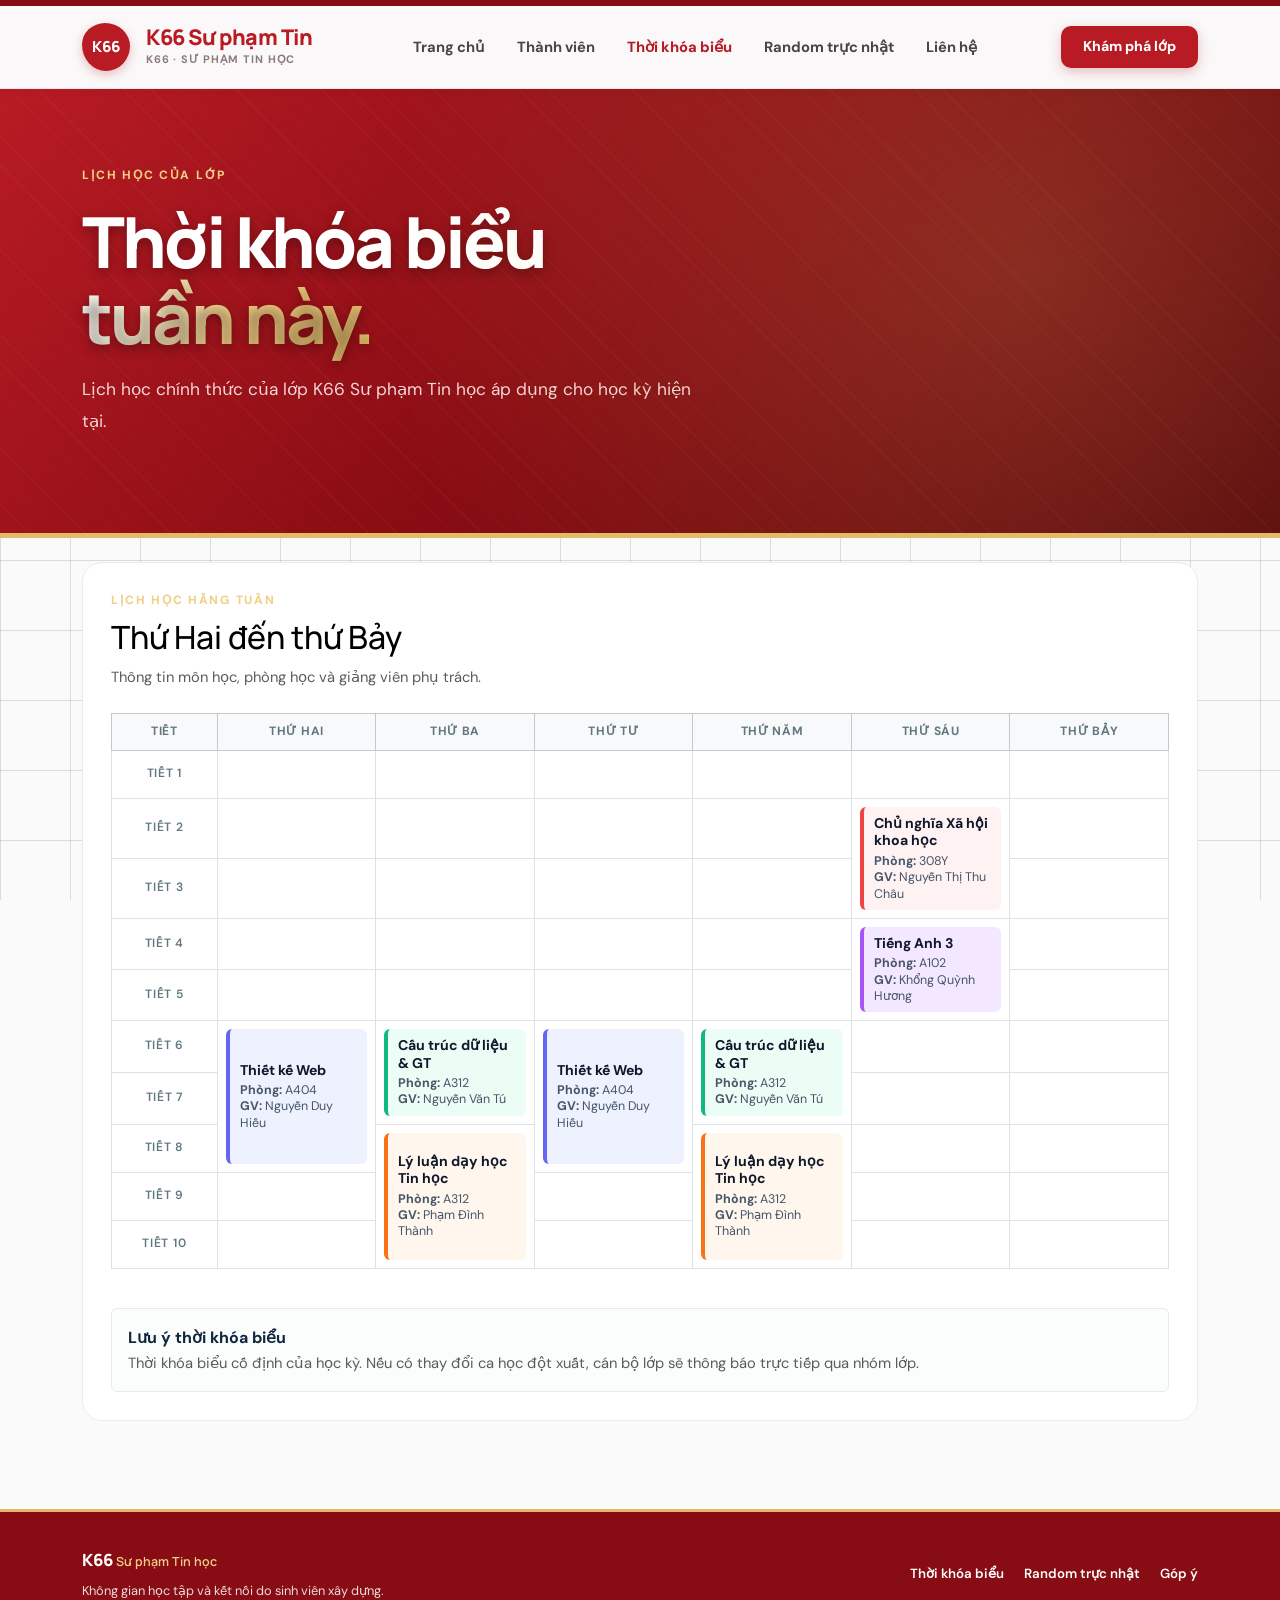
<file: tkb.html>
<!doctype html>
<html lang="vi">
<head>
  <meta charset="utf-8">
  <meta name="viewport" content="width=device-width, initial-scale=1">
  <meta name="description" content="Thời khóa biểu cố định của lớp K66 Sư phạm Tin học.">
  <title>Thời khóa biểu | K66 Sư phạm Tin học</title>
  <link rel="preconnect" href="https://fonts.googleapis.com">
  <link rel="preconnect" href="https://fonts.gstatic.com" crossorigin>
  <link href="https://fonts.googleapis.com/css2?family=DM+Sans:wght@400;500;600;700&family=Manrope:wght@400;500;600;700;800;900&display=swap" rel="stylesheet">
  <link href="https://cdn.jsdelivr.net/npm/bootstrap@5.3.3/dist/css/bootstrap.min.css" rel="stylesheet">
  <link href="assets/style.css" rel="stylesheet">
</head>
<body>
  <!-- THANH MỎNG TRÊN CÙNG -->
  <div class="thanh-vien-tren"></div>

  <!-- THANH MENU ĐIỀU HƯỚNG -->
  <nav class="navbar navbar-expand-lg thanh-menu sticky-top" aria-label="Điều hướng chính">
    <div class="container">
      <a class="navbar-brand d-flex align-items-center gap-3" href="index.html">
        <span class="khoi-logo">K66</span>
        <div class="chu-logo">
          <span class="tieu-de-logo">K66 Sư phạm Tin</span>
          <span class="mo-ta-logo">K66 · SƯ PHẠM TIN HỌC</span>
        </div>
      </a>

      <button class="navbar-toggler" type="button" data-bs-toggle="collapse" data-bs-target="#menu-chinh" aria-controls="menu-chinh" aria-expanded="false" aria-label="Mở menu">
        <span class="navbar-toggler-icon"></span>
      </button>

      <div class="collapse navbar-collapse" id="menu-chinh">
        <ul class="navbar-nav mx-auto align-items-lg-center gap-lg-1">
          <li class="nav-item"><a class="nav-link" href="index.html">Trang chủ</a></li>
          <li class="nav-item"><a class="nav-link" href="members.html">Thành viên</a></li>
          <li class="nav-item"><a class="nav-link active" aria-current="page" href="tkb.html">Thời khóa biểu</a></li>
          <li class="nav-item"><a class="nav-link" href="random.html">Random trực nhật</a></li>
          <li class="nav-item"><a class="nav-link" href="contact.html">Liên hệ</a></li>
        </ul>

        <a class="btn nut-kham-pha-menu d-none d-lg-inline-flex align-items-center gap-1" href="members.html">
          Khám phá lớp 
        </a>
      </div>
    </div>
  </nav>

  <main>
    <section class="khu-vuc-chao-mung py-5">
      <div class="container">
        <div class="nhan-nho"></span> LỊCH HỌC CỦA LỚP</div>
        <h1 class="tieu-de-chao-mung">Thời khóa biểu<br><span class="chu-chuyen-mau">tuần này.</span></h1>
        <p class="doan-van-chao-mung">Lịch học chính thức của lớp K66 Sư phạm Tin học áp dụng cho học kỳ hiện tại.</p>
      </div>
    </section>

    <section class="container khoang-cach-noi-dung pt-4">
      <article class="the-dac-diem">
        <div class="d-flex justify-content-between align-items-start mb-4">
          <div>
            <span class="nhan-nho">LỊCH HỌC HẰNG TUẦN</span>
            <h2 class="mt-2">Thứ Hai đến thứ Bảy</h2>
            <p class="text-muted">Thông tin môn học, phòng học và giảng viên phụ trách.</p>
          </div>
        </div>

        <div class="table-responsive">
          <table class="table table-bordered bang-thoi-khoa-bieu text-center align-middle">
            <caption class="visually-hidden">Thời khóa biểu tuần từ Thứ 2 đến Thứ 7</caption>
            <thead>
              <tr class="table-light">
                <th scope="col" style="width: 80px;">Tiết</th>
                <th scope="col" style="width: 15%;">Thứ Hai</th>
                <th scope="col" style="width: 15%;">Thứ Ba</th>
                <th scope="col" style="width: 15%;">Thứ Tư</th>
                <th scope="col" style="width: 15%;">Thứ Năm</th>
                <th scope="col" style="width: 15%;">Thứ Sáu</th>
                <th scope="col" style="width: 15%;">Thứ Bảy</th>
              </tr>
            </thead>
            <tbody>
              <tr>
                <th scope="row" class="fw-semibold">Tiết 1</th>
                <td></td><td></td><td></td><td></td><td></td><td></td>
              </tr>
              <tr>
                <th scope="row" class="fw-semibold">Tiết 2</th>
                <td></td><td></td><td></td><td></td>
                <td rowspan="2">
                  <div class="the-mon-hoc card-social">
                    <div class="tieu-de-mon-hoc">Chủ nghĩa Xã hội khoa học</div>
                    <div class="thong-tin-mon-hoc"><b>Phòng:</b> 308Y<br><b>GV:</b> Nguyễn Thị Thu Châu</div>
                  </div>
                </td>
                <td></td>
              </tr>
              <tr>
                <th scope="row" class="fw-semibold">Tiết 3</th>
                <td></td><td></td><td></td><td></td><td></td>
              </tr>
              <tr>
                <th scope="row" class="fw-semibold">Tiết 4</th>
                <td></td><td></td><td></td><td></td>
                <td rowspan="2">
                  <div class="the-mon-hoc card-english">
                    <div class="tieu-de-mon-hoc">Tiếng Anh 3</div>
                    <div class="thong-tin-mon-hoc"><b>Phòng:</b> A102<br><b>GV:</b> Khổng Quỳnh Hương</div>
                  </div>
                </td>
                <td></td>
              </tr>
              <tr>
                <th scope="row" class="fw-semibold">Tiết 5</th>
                <td></td><td></td><td></td><td></td><td></td>
              </tr>
              <tr>
                <th scope="row" class="fw-semibold">Tiết 6</th>
                <td rowspan="3">
                  <div class="the-mon-hoc card-web">
                    <div class="tieu-de-mon-hoc">Thiết kế Web</div>
                    <div class="thong-tin-mon-hoc"><b>Phòng:</b> A404<br><b>GV:</b> Nguyễn Duy Hiếu</div>
                  </div>
                </td>
                <td rowspan="2">
                  <div class="the-mon-hoc card-algo">
                    <div class="tieu-de-mon-hoc">Cấu trúc dữ liệu & GT</div>
                    <div class="thong-tin-mon-hoc"><b>Phòng:</b> A312<br><b>GV:</b> Nguyễn Văn Tú</div>
                  </div>
                </td>
                <td rowspan="3">
                  <div class="the-mon-hoc card-web">
                    <div class="tieu-de-mon-hoc">Thiết kế Web</div>
                    <div class="thong-tin-mon-hoc"><b>Phòng:</b> A404<br><b>GV:</b> Nguyễn Duy Hiếu</div>
                  </div>
                </td>
                <td rowspan="2">
                  <div class="the-mon-hoc card-algo">
                    <div class="tieu-de-mon-hoc">Cấu trúc dữ liệu & GT</div>
                    <div class="thong-tin-mon-hoc"><b>Phòng:</b> A312<br><b>GV:</b> Nguyễn Văn Tú</div>
                  </div>
                </td>
                <td></td><td></td>
              </tr>
              <tr>
                <th scope="row" class="fw-semibold">Tiết 7</th>
                <td></td><td></td>
              </tr>
              <tr>
                <th scope="row" class="fw-semibold">Tiết 8</th>
                <td rowspan="3">
                  <div class="the-mon-hoc card-pedagogy">
                    <div class="tieu-de-mon-hoc">Lý luận dạy học Tin học</div>
                    <div class="thong-tin-mon-hoc"><b>Phòng:</b> A312<br><b>GV:</b> Phạm Đình Thành</div>
                  </div>
                </td>
                <td rowspan="3">
                  <div class="the-mon-hoc card-pedagogy">
                    <div class="tieu-de-mon-hoc">Lý luận dạy học Tin học</div>
                    <div class="thong-tin-mon-hoc"><b>Phòng:</b> A312<br><b>GV:</b> Phạm Đình Thành</div>
                  </div>
                </td>
                <td></td><td></td>
              </tr>
              <tr>
                <th scope="row" class="fw-semibold">Tiết 9</th>
                <td></td><td></td><td></td><td></td>
              </tr>
              <tr>
                <th scope="row" class="fw-semibold">Tiết 10</th>
                <td></td><td></td><td></td><td></td>
              </tr>
            </tbody>
          </table>
        </div>

        <div class="mt-4 p-3 rounded" style="background: #fbfcfc; border: 1px solid #e4ecee;">
          <b>Lưu ý thời khóa biểu</b>
          <p class="m-0 text-muted">Thời khóa biểu cố định của học kỳ. Nếu có thay đổi ca học đột xuất, cán bộ lớp sẽ thông báo trực tiếp qua nhóm lớp.</p>
        </div>
      </article>
    </section>
  </main>

  <!-- CHÂN TRANG -->
  <footer class="chan-trang">
    <div class="container d-flex flex-column flex-md-row justify-content-between gap-3">
      <div>
        <a class="nhan-hieu-chan-trang" href="index.html">K66 <span>Sư phạm Tin học</span></a>
        <p>Không gian học tập và kết nối do sinh viên xây dựng.</p>
      </div>
      <div class="lien-ket-chan-trang">
        <a href="tkb.html">Thời khóa biểu</a>
        <a href="random.html">Random trực nhật</a>
        <a href="contact.html">Góp ý</a>
  </footer>

  <script src="https://cdn.jsdelivr.net/npm/bootstrap@5.3.3/dist/js/bootstrap.bundle.min.js"></script>
  <script>
    document.addEventListener('DOMContentLoaded', () => {
      const yearSpan = document.querySelector('[data-year]');
      if (yearSpan) yearSpan.textContent = new Date().getFullYear();
    });
  </script>
</body>
</html>
</file>
<file: assets/style.css>
:root {
  --mau-chu-chinh: #11263e;
  --mau-nen: #ffffff;
  --mau-vien: #e6edf1;
  --mau-mo: #6b7c8b;
  --do-bong: 0 22px 60px rgba(8, 34, 55, 0.09);

  /* BỘ MÀU TÔNG ĐỎ CHỦ ĐẠO */
  --mau-do-chu-dao: #b81b24;
  --mau-do-dam: #880c13;
  --mau-do-thim: #540308;
  --mau-vang-kim: #e3ba68;
  --mau-vang-sang: #f1cf86;
  --mau-vang-toi: #b88a32;
}

* {
  box-sizing: border-box;
}

html {
  scroll-behavior: smooth;
}

body {
  margin: 0;
  color: var(--mau-chu-chinh);
  background: var(--mau-nen);
  font-family: "DM Sans", Arial, sans-serif;
  font-size: 16px;
  line-height: 1.65;

  background-color: #fafafa; /* Nền trắng sáng nhẹ */
  background-image: 
    linear-gradient(to right, rgba(0, 0, 0, 0.12) 1.5px, transparent 1.5px),
    linear-gradient(to bottom, rgba(0, 0, 0, 0.12) 1.5px, transparent 1.5px);
  background-size: 70px 70px; 
  background-attachment: fixed; 

}

h1, h2, h3, .nhan-hieu-chan-trang {
  font-family: Manrope, "DM Sans", sans-serif;
}

h1, h2, h3, p {
  margin-top: 0;
  color: black;
}

a {
  color: inherit;
}

a:focus-visible, button:focus-visible, input:focus-visible, select:focus-visible, textarea:focus-visible {
  outline: 3px solid rgba(184, 27, 36, 0.5);
  outline-offset: 3px;
}

/* ==========================================
   2. THANH MENU VÀ HEADER
   ========================================== */
.thanh-vien-tren {
  background: var(--mau-do-dam);
  height: 6px;
  padding: 0;
}

.thanh-menu {
  background: #faf8f8;
  border-bottom: 1px solid #f0e6e6;
  padding: 12px 0;
  min-height: auto;
  box-shadow: 0 2px 10px rgba(0, 0, 0, 0.03);
  z-index: 50;
}

.khoi-logo {
  display: grid;
  place-items: center;
  width: 48px;
  height: 48px;
  background: var(--mau-do-chu-dao);
  color: #ffffff;
  font-family: Manrope, sans-serif;
  font-weight: 800;
  font-size: 0.95rem;
  border-radius: 48% 52% 50% 50% / 45% 48% 52% 55%;
  box-shadow: 0 4px 10px rgba(184, 27, 36, 0.25);
}

.tieu-de-logo {
  display: block;
  font-family: Manrope, sans-serif;
  font-weight: 800;
  font-size: 1.35rem;
  color: var(--mau-do-chu-dao);
  line-height: 1.1;
  letter-spacing: -0.02em;
}

.mo-ta-logo {
  display: block;
  font-family: "DM Sans", sans-serif;
  font-size: 0.68rem;
  font-weight: 700;
  color: #8c7b7b;
  letter-spacing: 0.08em;
  margin-top: 2px;
}

.navbar-nav .nav-link {
  color: #4a4545;
  font-size: 0.92rem;
  font-weight: 700;
  padding: 8px 14px !important;
  border-radius: 6px;
  transition: color 0.2s ease;
}

.navbar-nav .nav-link:hover {
  color: var(--mau-do-chu-dao);
  background: transparent;
}

.navbar-nav .nav-link.active {
  color: var(--mau-do-chu-dao) !important;
  background: transparent !important;
  font-weight: 800;
}

.nut-kham-pha-menu {
  background-color: var(--mau-do-chu-dao);
  color: #ffffff;
  font-weight: 700;
  font-size: 0.88rem;
  padding: 10px 22px;
  border-radius: 50px;
  border: none;
  transition: all 0.2s ease;
  box-shadow: 0 4px 12px rgba(184, 27, 36, 0.25);
  text-decoration: none;
}

.nut-kham-pha-menu:hover {
  background-color: var(--mau-do-dam);
  color: #ffffff;
  transform: translateY(-1px);
  box-shadow: 0 6px 16px rgba(136, 12, 19, 0.35);
}

.navbar-toggler {
  border-color: #e0cece;
}

/* ==========================================
   3. KHU VỰC CHÀO MỪNG 
   ========================================== */

/* Banner chính trang chủ */
.khu-vuc-chao-mung {
  padding-top: 4.8rem !important;
  padding-bottom: 5rem !important;
  background: linear-gradient(135deg, var(--mau-do-chu-dao) 0%, var(--mau-do-dam) 50%, var(--mau-do-thim) 100%);
  color: #ffffff;
  position: relative;
  overflow: hidden;
  border-bottom: 5px solid var(--mau-vang-kim);
}

.khu-vuc-chao-mung::before {
  content: "";
  position: absolute;
  inset: 0;
  background: 
    radial-gradient(circle at 80% 40%, rgba(227, 186, 104, 0.2), transparent 60%),
    repeating-linear-gradient(45deg, rgba(255, 255, 255, 0.03) 0, rgba(255, 255, 255, 0.03) 1px, transparent 0, transparent 20px);
  pointer-events: none;
}

/* Banner kem sáng cho các trang con (Thành viên, TKB,...) */
.khu-vuc-chao-trang {
  position: relative;
  overflow: hidden;
  padding: 60px 0 50px;
  background: linear-gradient(115deg, #fdf4f4 0%, #fffbf2 50%, #fdf4f4 100%);
  border-bottom: 1px solid #fce8e8;
}

.khu-vuc-chao-trang h1 {
  max-width: 800px;
  margin: 12px 0;
  color: var(--mau-do-chu-dao);
  font-size: clamp(2.4rem, 4.8vw, 3.8rem);
  line-height: 1.1;
  font-weight: 800;
  letter-spacing: -0.05em;
}

.khu-vuc-chao-trang p {
  max-width: 680px;
  margin: 0;
  color: #6c7f8a;
  font-size: 1.02rem;
}

.chu-chuyen-mau-vang {
  background: linear-gradient(100deg, var(--mau-vang-toi) 0%, var(--mau-vang-kim) 100%);
  -webkit-background-clip: text;
  background-clip: text;
  color: transparent;
}

.ky-hieu-trang-tri {
  position: absolute;
  right: 6%;
  top: 10px;
  color: rgba(184, 27, 36, 0.07);
  font: 800 8.5rem Manrope, sans-serif;
  letter-spacing: -0.1em;
  line-height: 1;
  pointer-events: none;
}

.nhan-nho {
  display: flex;
  align-items: center;
  gap: 0.55rem;
  color: var(--mau-vang-sang);
  font-size: 0.75rem;
  font-weight: 800;
  letter-spacing: 0.14em;
  text-transform: uppercase;
}

.khu-vuc-chao-trang .nhan-nho {
  color: var(--mau-vang-toi);
}


.tieu-de-chao-mung {
  color: #ffffff;
  font-size: clamp(2.5rem, 5.5vw, 4.8rem);
  font-weight: 900;
  letter-spacing: -0.04em;
  line-height: 1.08;
  margin: 1.1rem 0 1.2rem;
  text-shadow: 0 4px 12px rgba(0, 0, 0, 0.35);
}

.chu-chuyen-mau {
  background: linear-gradient(100deg, #ffffff 0%, var(--mau-vang-sang) 50%, var(--mau-vang-kim) 100%);
  -webkit-background-clip: text;
  background-clip: text;
  color: transparent;
}

.doan-van-chao-mung {
  max-width: 620px;
  color: #f3d7d8;
  font-size: 1.08rem;
  line-height: 1.8;
}

.btn {
  font-weight: 800;
  border-radius: 10px;
}

.nut-noi-bat {
  background: linear-gradient(135deg, var(--mau-vang-kim), var(--mau-vang-toi));
  color: #3d2b00;
  border: none;
  box-shadow: 0 6px 18px rgba(0, 0, 0, 0.25);
}

.nut-noi-bat:hover {
  background: linear-gradient(135deg, #ebd193, var(--mau-vang-kim));
  color: #211600;
  transform: translateY(-1px);
}

.nut-vien-sang {
  border: 2px solid var(--mau-vang-kim);
  color: #ffffff;
  background: rgba(0, 0, 0, 0.2);
}

.nut-vien-sang:hover {
  background: var(--mau-vang-kim);
  color: #3d2b00;
  border-color: var(--mau-vang-kim);
}

.ghi-chu-chao-mung {
  display: flex;
  align-items: center;
  gap: 0.55rem;
  color: #fce3a6;
  font-size: 0.85rem;
  font-weight: 600;
}

.bieu-tuong-ghi-chu {
  display: grid;
  place-items: center;
  width: 23px;
  height: 23px;
  border-radius: 6px;
  background: rgba(255, 255, 255, 0.15);
  color: var(--mau-vang-sang);
}

.khung-anh-chao-mung {
  background-color: var(--mau-do-thim) !important;
  border: 2px solid var(--mau-vang-kim) !important;
  box-shadow: 0 20px 40px rgba(0, 0, 0, 0.4) !important;
}

/* ==========================================
   4. CÁC THẺ VÀ KHUNG TÍNH NĂNG
   ========================================== */
.khoang-cach-noi-dung {
  padding-top: 5.5rem;
  padding-bottom: 5.5rem;
}

.tieu-de-khoi {
  display: flex;
  justify-content: space-between;
  align-items: flex-end;
  gap: 24px;
  margin-bottom: 28px;
}

.tieu-de-khoi h2, .khung-keo-goi h2 {
  margin: 0.6rem 0 0;
  color: var(--mau-do-chu-dao);
  font-size: clamp(1.8rem, 3.4vw, 2.65rem);
  font-weight: 800;
  letter-spacing: -0.055em;
}

.tieu-de-khoi > p {
  max-width: 410px;
  margin: 0;
  color: var(--mau-mo);
}

.the-dac-diem {
  height: 100%;
  position: relative;
  overflow: hidden;
  padding: 28px;
  border: 1px solid var(--mau-vien);
  border-radius: 20px;
  background: #fff;
  transition: transform 0.25s, box-shadow 0.25s;
}

.the-dac-diem:hover {
  transform: translateY(-4px);
  box-shadow: var(--do-bong);
}

.the-dac-diem-noi-bat {
  background: #fffdf8;
  border-color: #fcebc9;
}

.so-thu-tu-dac-diem {
  position: absolute;
  right: 25px;
  top: 22px;
  color: #bdc9cb;
  font: 700 0.75rem Manrope, sans-serif;
  letter-spacing: 0.08em;
}

.bieu-tuong-dac-diem {
  display: grid;
  place-items: center;
  width: 48px;
  height: 48px;
  margin-bottom: 30px;
  border-radius: 15px;
  background: #fdf2f2;
  color: var(--mau-do-chu-dao);
  font-size: 1.2rem;
}

.the-dac-diem-noi-bat .bieu-tuong-dac-diem {
  background: #fdf2d9;
  color: var(--mau-vang-toi);
}

.the-dac-diem h3 {
  font-size: 1.2rem;
  font-weight: 800;
  letter-spacing: -0.03em;
}

.the-dac-diem p {
  margin: 0;
  color: #71818d;
  font-size: 0.92rem;
}

.khung-keo-goi {
  padding: 38px 42px;
  border-radius: 24px;
  background: linear-gradient(120deg, var(--mau-do-dam), var(--mau-do-chu-dao));
  border: 2px solid var(--mau-vang-kim);
  color: white;
}

.khung-keo-goi h2 {
  color: white;
}

.khung-keo-goi p {
  max-width: 670px;
  margin: 0.65rem 0 0;
  color: #f3d7d8;
}

/* ==========================================
   5. KHU VỰC BỘ SƯU TẬP ẢNH LỚP
   ========================================== */
.khu-vuc-anh-lop {
  padding-top: 4.4rem;
  padding-bottom: 1.7rem;
}

.dau-khu-vuc-anh {
  display: flex;
  align-items: flex-end;
  justify-content: space-between;
  gap: 24px;
  margin-bottom: 20px;
}

.dau-khu-vuc-anh h2 {
  margin: 0.55rem 0 0.35rem;
  color: var(--mau-do-chu-dao);
  font-size: clamp(1.8rem, 3.4vw, 2.55rem);
  font-weight: 800;
  letter-spacing: -0.06em;
}

.dau-khu-vuc-anh p {
  margin: 0;
  color: #71818b;
}

.trinh-chieu-anh-lop {
  overflow: hidden;
  border: 1px solid #e7ecee;
  border-radius: 20px;
  background: #fff;
  box-shadow: 0 16px 40px rgba(9, 36, 60, 0.07);
}

.trinh-chieu-anh-lop .carousel-inner,
.trinh-chieu-anh-lop .carousel-item {
  height: 420px;
}

.trinh-chieu-anh-lop .carousel-item > img {
  width: 100%;
  height: 100%;
  object-fit: cover;
}

.trinh-chieu-anh-lop .carousel-control-prev,
.trinh-chieu-anh-lop .carousel-control-next {
  top: 50%;
  bottom: auto;
  width: 44px;
  height: 44px;
  margin: 0 16px;
  transform: translateY(-50%);
  border: 1px solid rgba(255, 255, 255, 0.55);
  border-radius: 50%;
  background: rgba(184, 27, 36, 0.7);
  opacity: 0.92;
}

.trinh-chieu-anh-lop .carousel-indicators [data-bs-target] {
  width: 20px;
  height: 4px;
  margin: 0 4px;
  border: 0;
  border-radius: 10px;
  background-color: #fff;
  opacity: 0.5;
}

.trinh-chieu-anh-lop .carousel-indicators .active {
  width: 34px;
  background-color: var(--mau-vang-kim);
  opacity: 1;
}

.chu-thich-anh {
  display: flex;
  justify-content: space-between;
  gap: 12px;
  padding: 12px 3px 0;
  color: #84929a;
  font-size: 0.75rem;
}

/* ==========================================
   6. THỜI KHÓA BIỂU
   ========================================== */
.bang-thoi-khoa-bieu {
  min-width: 850px;
  vertical-align: middle;
}

.bang-thoi-khoa-bieu th {
  white-space: nowrap;
  color: #617780;
  font-size: 0.75rem;
  text-transform: uppercase;
  letter-spacing: 0.06em;
}

.bang-thoi-khoa-bieu td {
  vertical-align: middle;
  height: 48px;
}

.bang-thoi-khoa-bieu td:first-child {
  color: var(--mau-do-chu-dao);
  font-weight: 800;
}

.the-mon-hoc {
  padding: 8px 10px;
  border-radius: 6px;
  text-align: left;
  height: 100%;
  display: flex;
  flex-direction: column;
  justify-content: center;
}

.tieu-de-mon-hoc {
  font-weight: 700;
  font-size: 0.88rem;
  line-height: 1.25;
  margin-bottom: 3px;
  color: #0f172a;
}

.thong-tin-mon-hoc {
  font-size: 0.78rem;
  color: #475569;
  line-height: 1.3;
}

.card-web { background-color: #eef2ff; border-left: 4px solid #6366f1; }
.card-algo { background-color: #ecfdf5; border-left: 4px solid #10b981; }
.card-pedagogy { background-color: #fff7ed; border-left: 4px solid #f97316; }
.card-social { background-color: #fef2f2; border-left: 4px solid #ef4444; }
.card-english { background-color: #f3e8ff; border-left: 4px solid #a855f7; }

/* ==========================================
   7. RANDOM TRỰC NHẬT
   ========================================== */
.luoi-danh-sach-to {
  display: grid;
  grid-template-columns: repeat(3, minmax(0, 1fr));
  gap: 14px;
}

.the-to-truc-nhat {
  padding: 18px;
  border: 1px solid #e3eeea;
  border-radius: 16px;
  background: #fff;
  transition: transform 0.2s, box-shadow 0.2s;
}

.the-to-truc-nhat:hover {
  transform: translateY(-2px);
  box-shadow: var(--do-bong);
}

.the-to-truc-nhat h3 {
  margin: 5px 0;
  color: var(--mau-do-chu-dao);
  font-size: 1.08rem;
  font-weight: 800;
}

.the-to-truc-nhat p {
  margin: 0;
  color: #71818d;
  font-size: 0.86rem;
}

.ket-qua-truc-nhat {
  display: none;
  margin-top: 18px;
  padding: 22px;
  border-radius: 16px;
  background: linear-gradient(120deg, var(--mau-do-dam), var(--mau-do-chu-dao));
  color: white;
  border: 2px solid var(--mau-vang-kim);
}

.ket-qua-truc-nhat.show {
  display: block;
}

.ket-qua-truc-nhat small {
  color: var(--mau-vang-sang);
  font-weight: 800;
  letter-spacing: 0.12em;
}

.ket-qua-truc-nhat h2 {
  margin: 4px 0;
  color: white;
  font-size: 1.8rem;
}

.ket-qua-truc-nhat p {
  margin: 0;
  color: #f3d7d8;
}

/* ==========================================
   8. THÀNH VIÊN VÀ TÌM KIẾM
   ========================================== */
.khung-thong-bao-nho {
  display: flex;
  align-items: center;
  gap: 13px;
  padding: 16px 20px;
  border: 1px solid #fce3a6;
  border-radius: 14px;
  background: #fffdf8;
}

.bieu-tuong-thong-bao {
  display: grid;
  place-items: center;
  width: 38px;
  height: 38px;
  border-radius: 10px;
  background: #fdf2d9;
  color: var(--mau-vang-toi);
  font-size: 1.1rem;
  flex-shrink: 0;
}

.khung-thong-bao-nho b {
  display: block;
  font-size: 0.9rem;
  color: #11263e;
}

.khung-thong-bao-nho small {
  display: block;
  color: #71847d;
  font-size: 0.78rem;
}

.nut-lien-ket-nhanh {
  color: var(--mau-do-chu-dao);
  font-size: 0.85rem;
  font-weight: 700;
  text-decoration: none;
  white-space: nowrap;
}

.thanh-cong-cu-loc {
  display: grid;
  grid-template-columns: 2fr 1fr;
  gap: 12px;
  align-items: center;
  width: 100%;
}

.khu-vuc-tim-kiem {
  position: relative;
  width: 100%;
}

.bieu-tuong-tim-kiem {
  position: absolute;
  left: 14px;
  top: 50%;
  transform: translateY(-50%);
  color: #888;
  pointer-events: none;
  z-index: 5;
}

.khu-vuc-tim-kiem input[type="search"] {
  width: 100%;
  padding-left: 40px;
  padding-right: 36px;
}

.nut-xoa-tim-kiem {
  position: absolute;
  right: 12px;
  top: 50%;
  transform: translateY(-50%);
  background: none;
  border: none;
  font-size: 1.25rem;
  color: #888;
  cursor: pointer;
  line-height: 1;
}

.dong-ket-qua {
  display: flex;
  justify-content: space-between;
  align-items: center;
  color: #82909a;
  font-size: 0.82rem;
}

.nut-chu-khong-vien {
  border: 0;
  background: none;
  color: var(--mau-do-chu-dao);
  font-size: 0.82rem;
  font-weight: 700;
  cursor: pointer;
  padding: 0;
}

.the-thanh-vien {
  height: 100%;
  padding: 20px;
  border: 1px solid var(--mau-vien);
  border-radius: 17px;
  background: white;
  transition: transform 0.2s, box-shadow 0.2s;
}

.the-thanh-vien:hover {
  transform: translateY(-3px);
  box-shadow: var(--do-bong);
  border-color: #fcebc9;
}

.anh-thanh-vien {
  display: grid;
  place-items: center;
  width: 48px;
  height: 48px;
  margin-bottom: 17px;
  border-radius: 15px;
  background: linear-gradient(145deg, #fdf2f2, #fff9f0);
  color: var(--mau-do-chu-dao);
  font: 800 0.82rem Manrope, sans-serif;
  border: 1px solid #fcebc9;
}

.nhan-chuc-vu {
  display: inline-block;
  padding: 4px 9px;
  border-radius: 100px;
  background: #fdf2f2;
  color: var(--mau-do-chu-dao);
  font-size: 0.7rem;
  font-weight: 700;
}

.ghi-chu-duoi {
  display: flex;
  gap: 13px;
  padding: 18px 20px;
  border: 1px solid #e4ecee;
  border-radius: 14px;
  background: #fbfcfc;
}

.bieu-tuong-hoi {
  display: grid;
  place-items: center;
  flex: 0 0 30px;
  height: 30px;
  border-radius: 9px;
  background: #fdf2f2;
  color: var(--mau-do-chu-dao);
  font-weight: 800;
}

/* ==========================================
   9. CHÂN TRANG
   ========================================== */
.chan-trang {
  padding: 34px 0;
  background: #f8f9fa;
  border-top: 1px solid #e9eeef;
}

.nhan-hieu-chan-trang {
  display: inline-block;
  color: var(--mau-do-chu-dao);
  font-size: 1.05rem;
  font-weight: 800;
  text-decoration: none;
}

.nhan-hieu-chan-trang span {
  font-size: 0.78rem;
  color: #6e7f89;
  font-weight: 600;
}

/* ==========================================
   9. CHÂN TRANG (NỀN ĐỎ - CHỮ TRẮNG)
   ========================================== */
.chan-trang {
  padding: 34px 0;
  background: var(--mau-do-dam); /* Nền đỏ đậm (hoặc dùng var(--mau-do-chu-dao)) */
  color: #ffffff;
  border-top: 3px solid var(--mau-vang-kim); /* Viền vàng kim tạo điểm nhấn */
}

.nhan-hieu-chan-trang {
  display: inline-block;
  color: #ffffff; /* Thương hiệu màu trắng */
  font-size: 1.05rem;
  font-weight: 800;
  text-decoration: none;
}

.nhan-hieu-chan-trang span {
  font-size: 0.78rem;
  color: var(--mau-vang-sang); /* Tên ngành học màu vàng sáng */
  font-weight: 600;
}

.chan-trang p {
  margin: 0.35rem 0 0;
  color: rgba(255, 255, 255, 0.85); /* Chữ mô tả màu trắng mờ dễ đọc */
  font-size: 0.8rem;
}

.chan-trang small {
  color: rgba(255, 255, 255, 0.75); /* Dòng bản quyền chữ trắng mờ */
  font-size: 0.75rem;
}

.lien-ket-chan-trang {
  display: flex;
  align-items: center;
  gap: 20px;
}

.lien-ket-chan-trang a {
  color: #ffffff; /* Các liên kết màu trắng */
  text-decoration: none;
  font-size: 0.83rem;
  font-weight: 600;
  transition: color 0.2s ease;
}

.lien-ket-chan-trang a:hover {
  color: var(--mau-vang-kim); /* Rê chuột vào liên kết sẽ đổi sang màu vàng kim */
}

/* RESPONSIVE */
@media (max-width: 991.98px) {
  .khu-vuc-chao-mung {
    padding-top: 3.5rem !important;
  }

  .trinh-chieu-anh-lop .carousel-inner,
  .trinh-chieu-anh-lop .carousel-item {
    height: 320px;
  }
}

@media (max-width: 768px) {
  .thanh-cong-cu-loc {
    grid-template-columns: 1fr;
  }

  .luoi-danh-sach-to {
    grid-template-columns: repeat(2, minmax(0, 1fr));
  }
}

@media (max-width: 480px) {
  .luoi-danh-sach-to {
    grid-template-columns: 1fr;
  }
}
</file>
